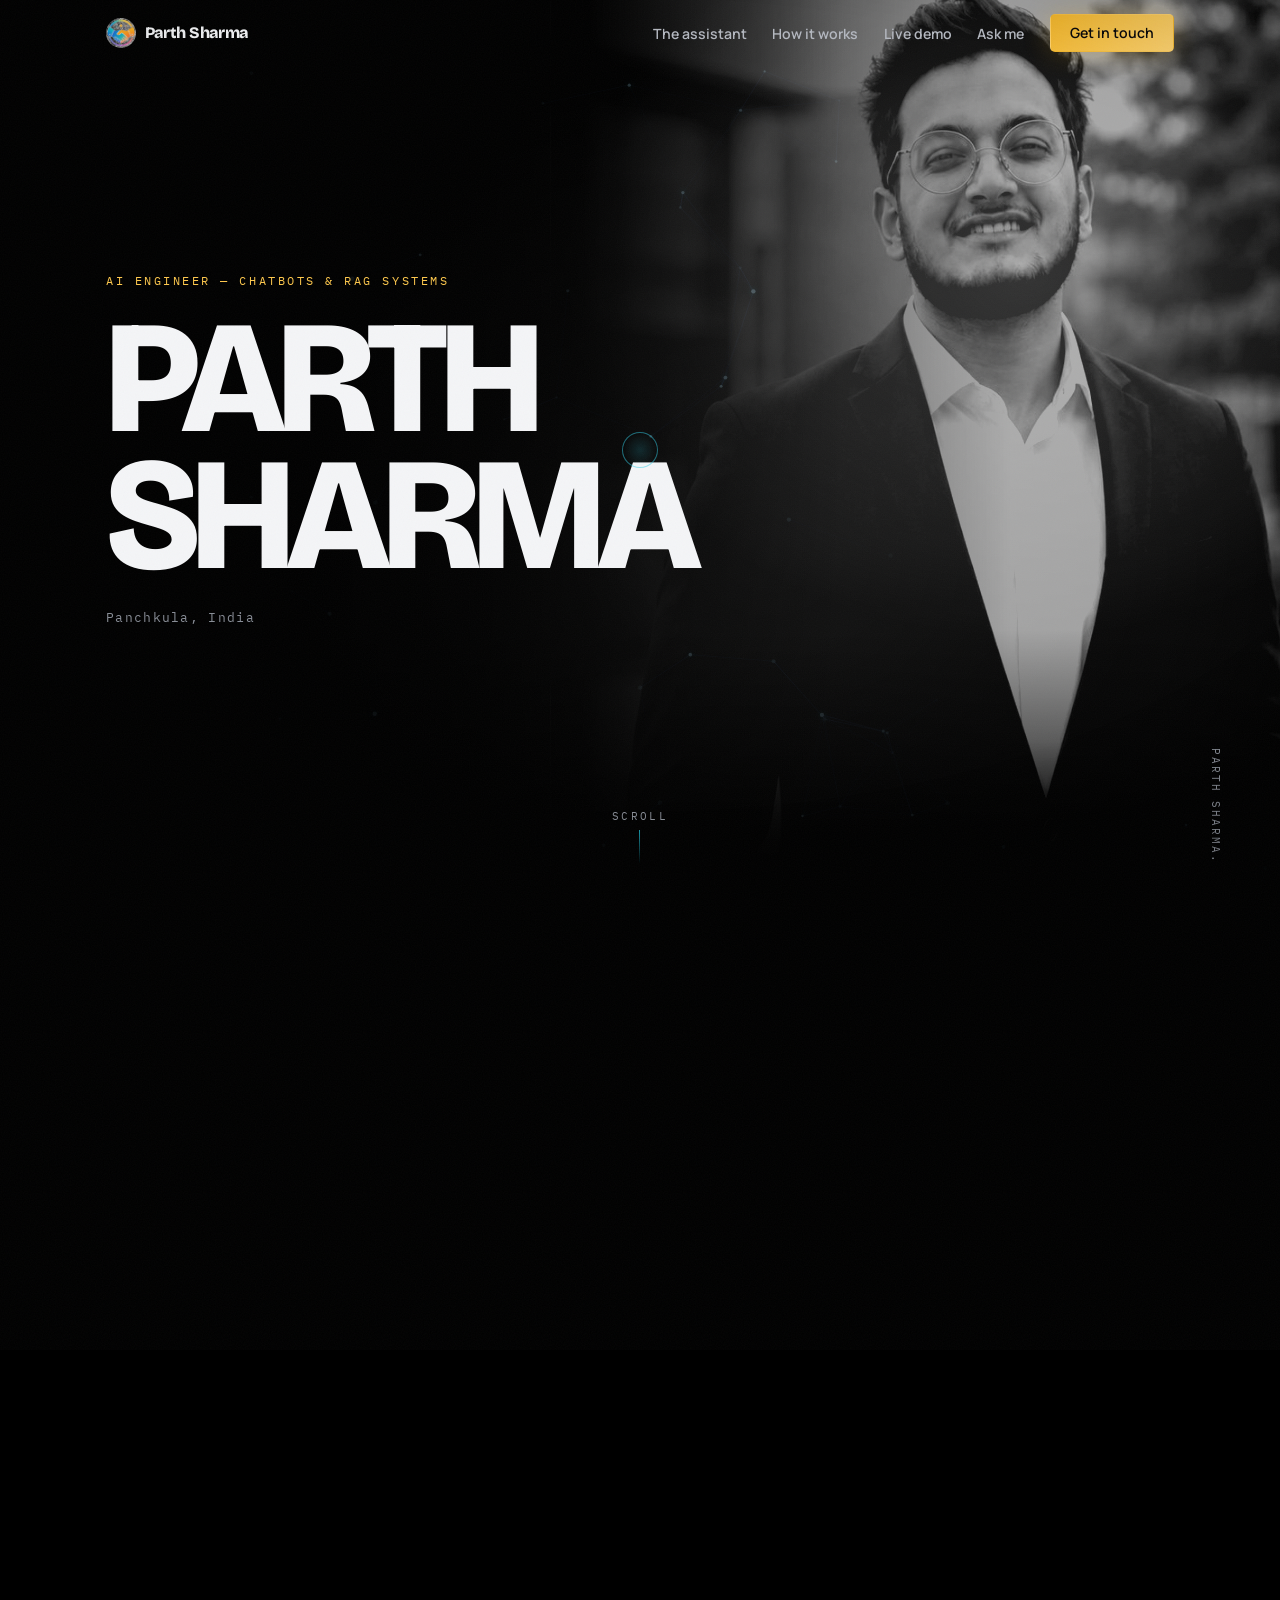
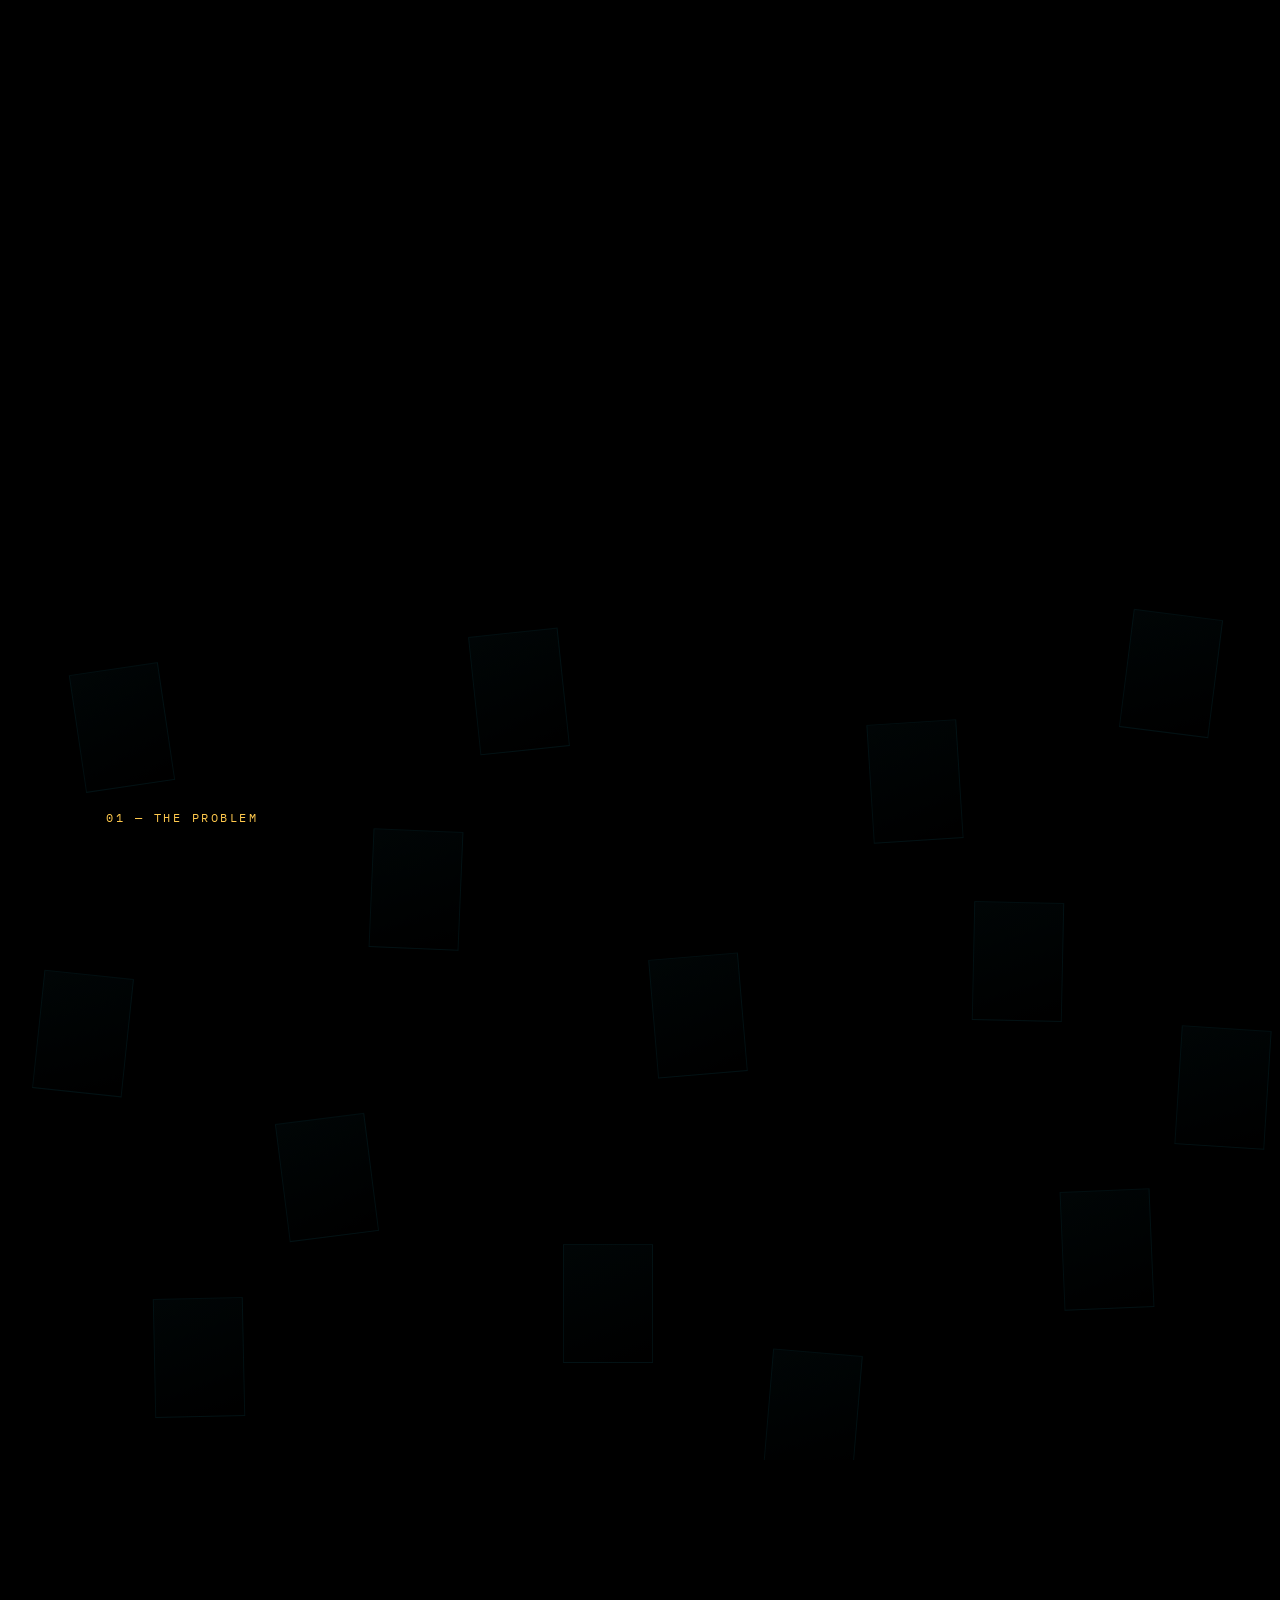
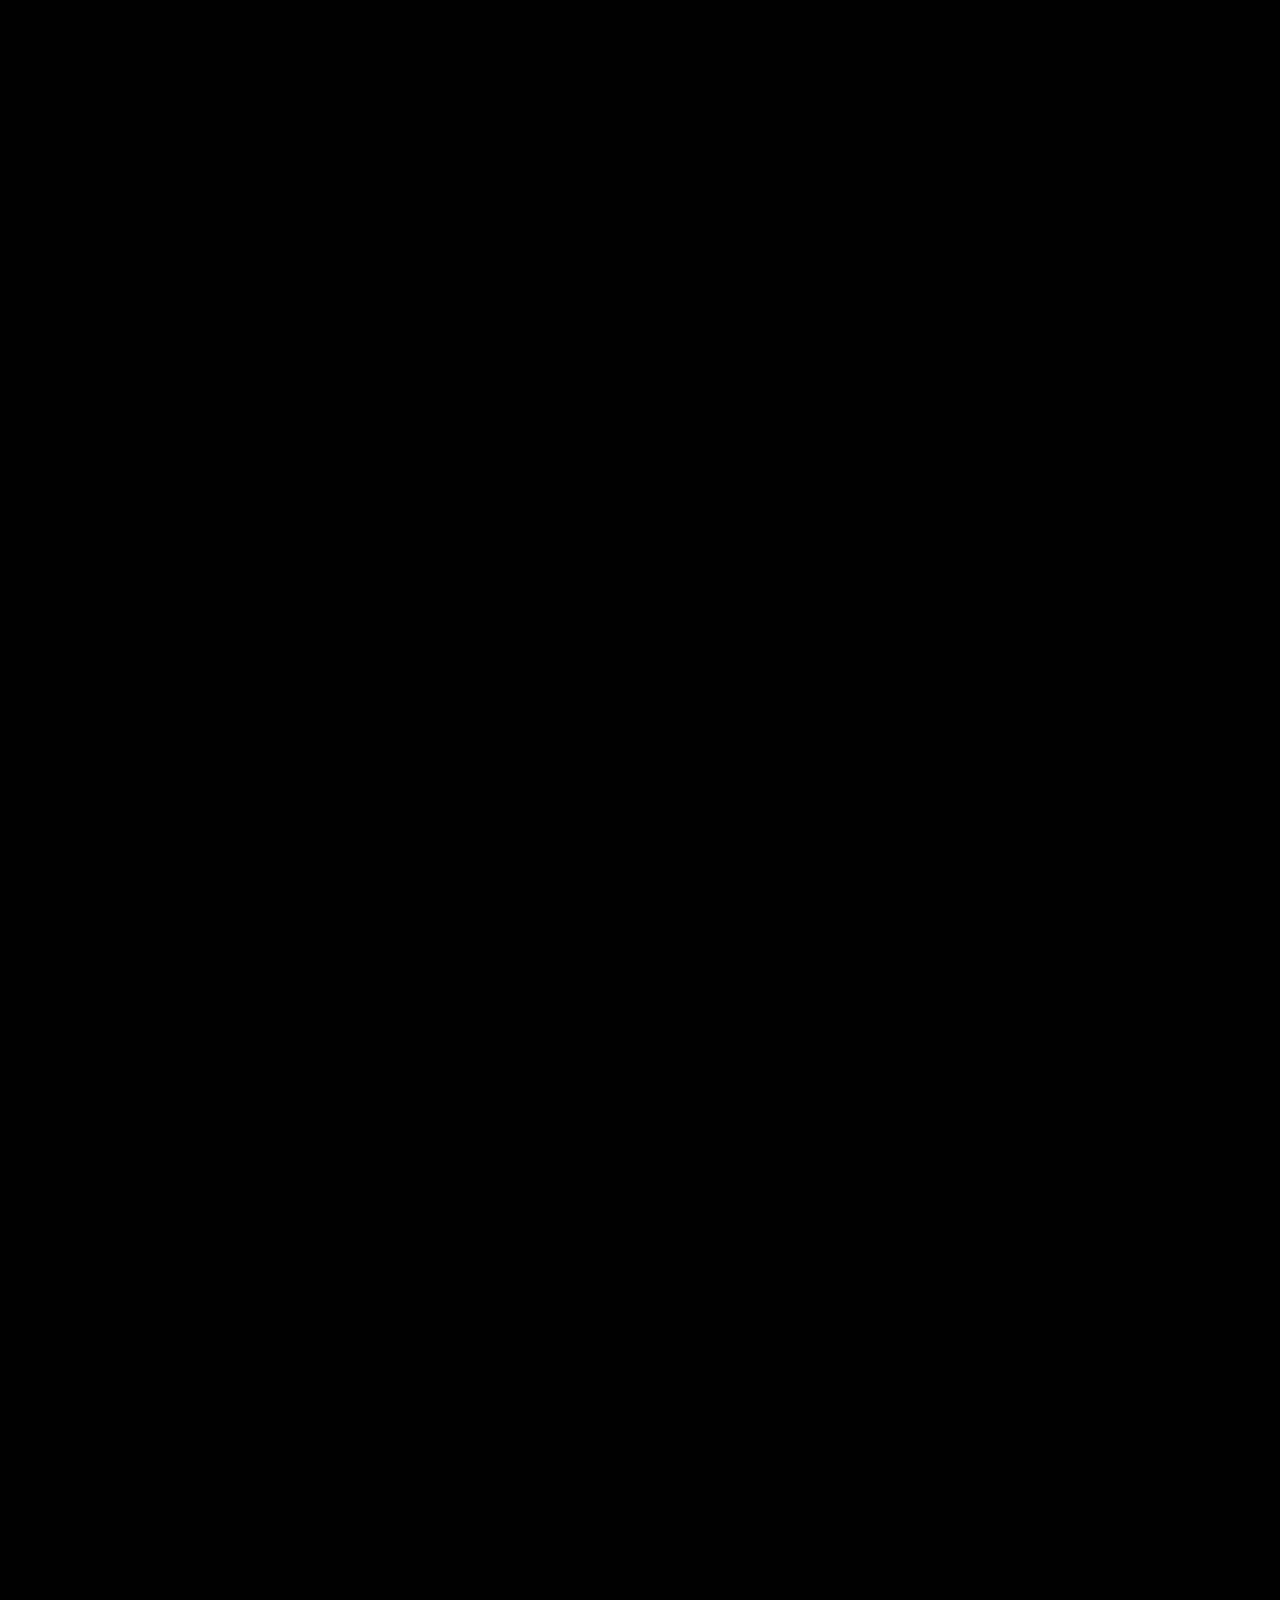
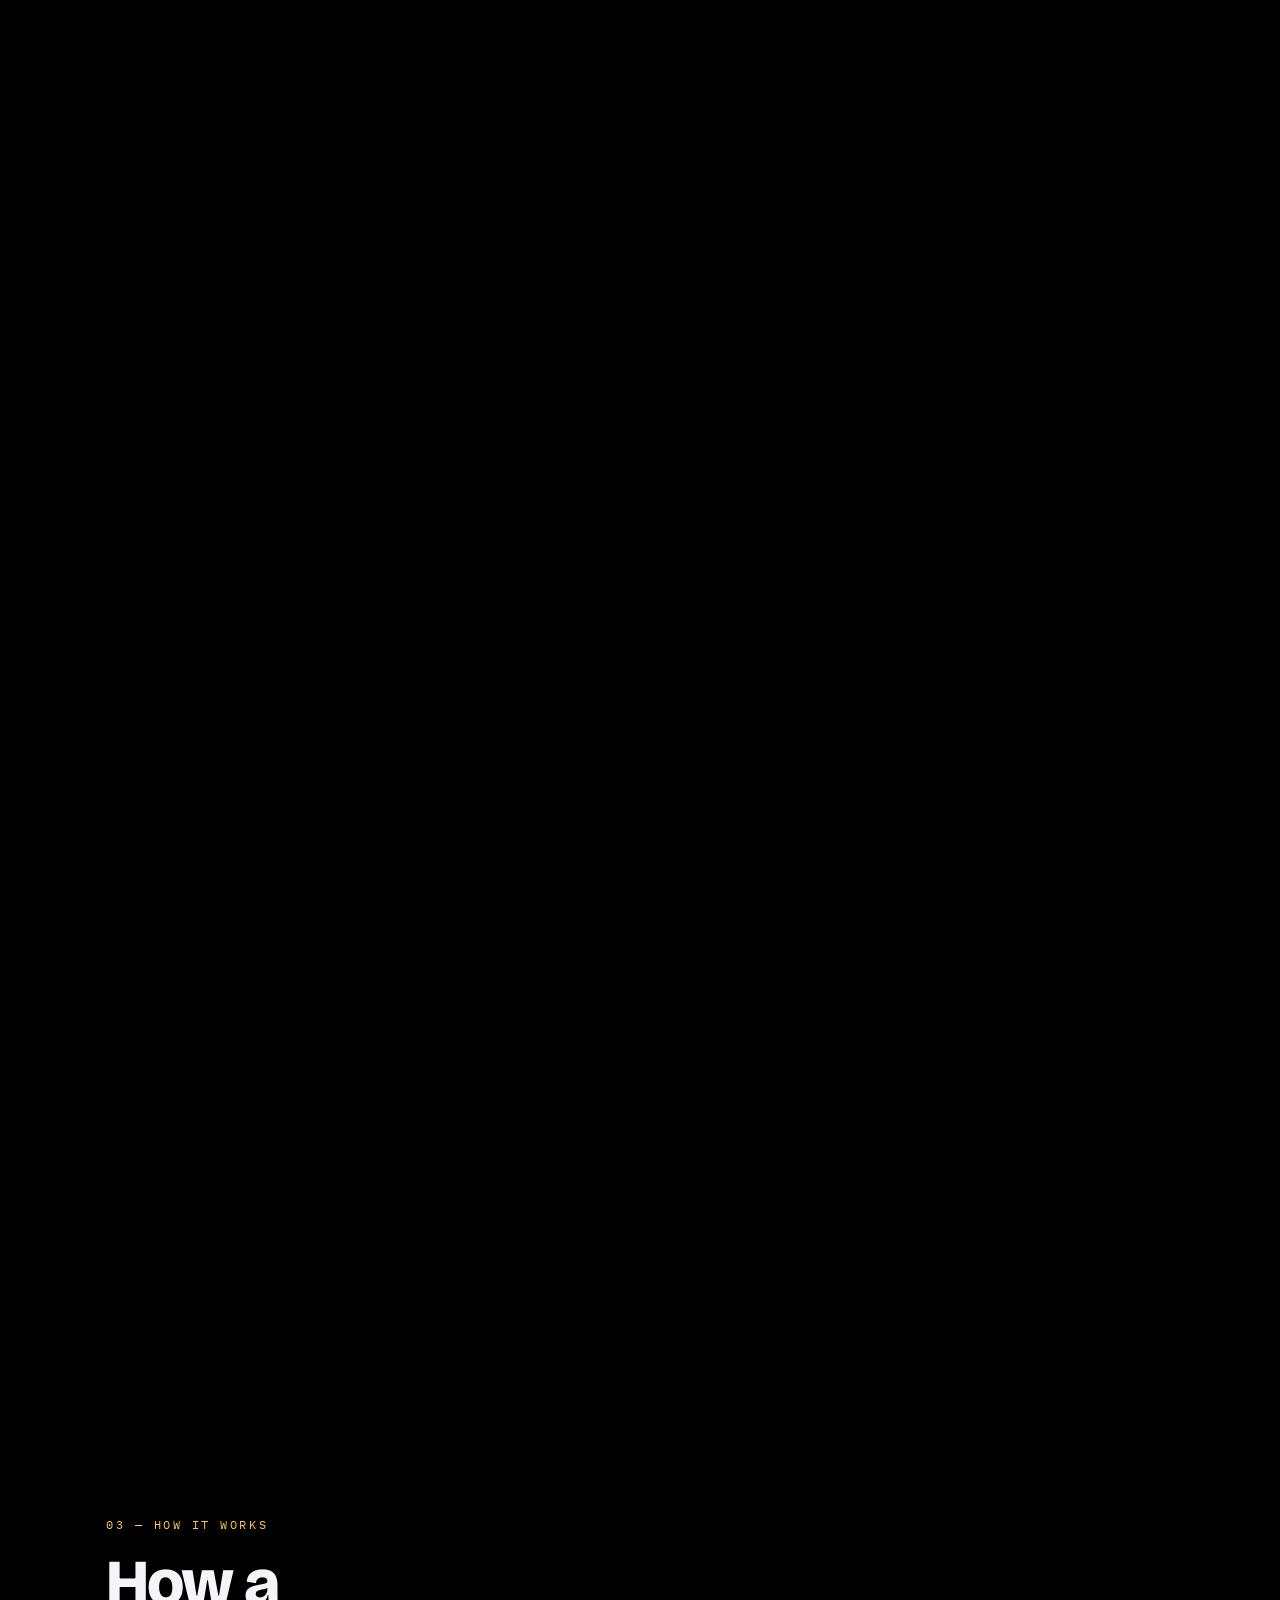
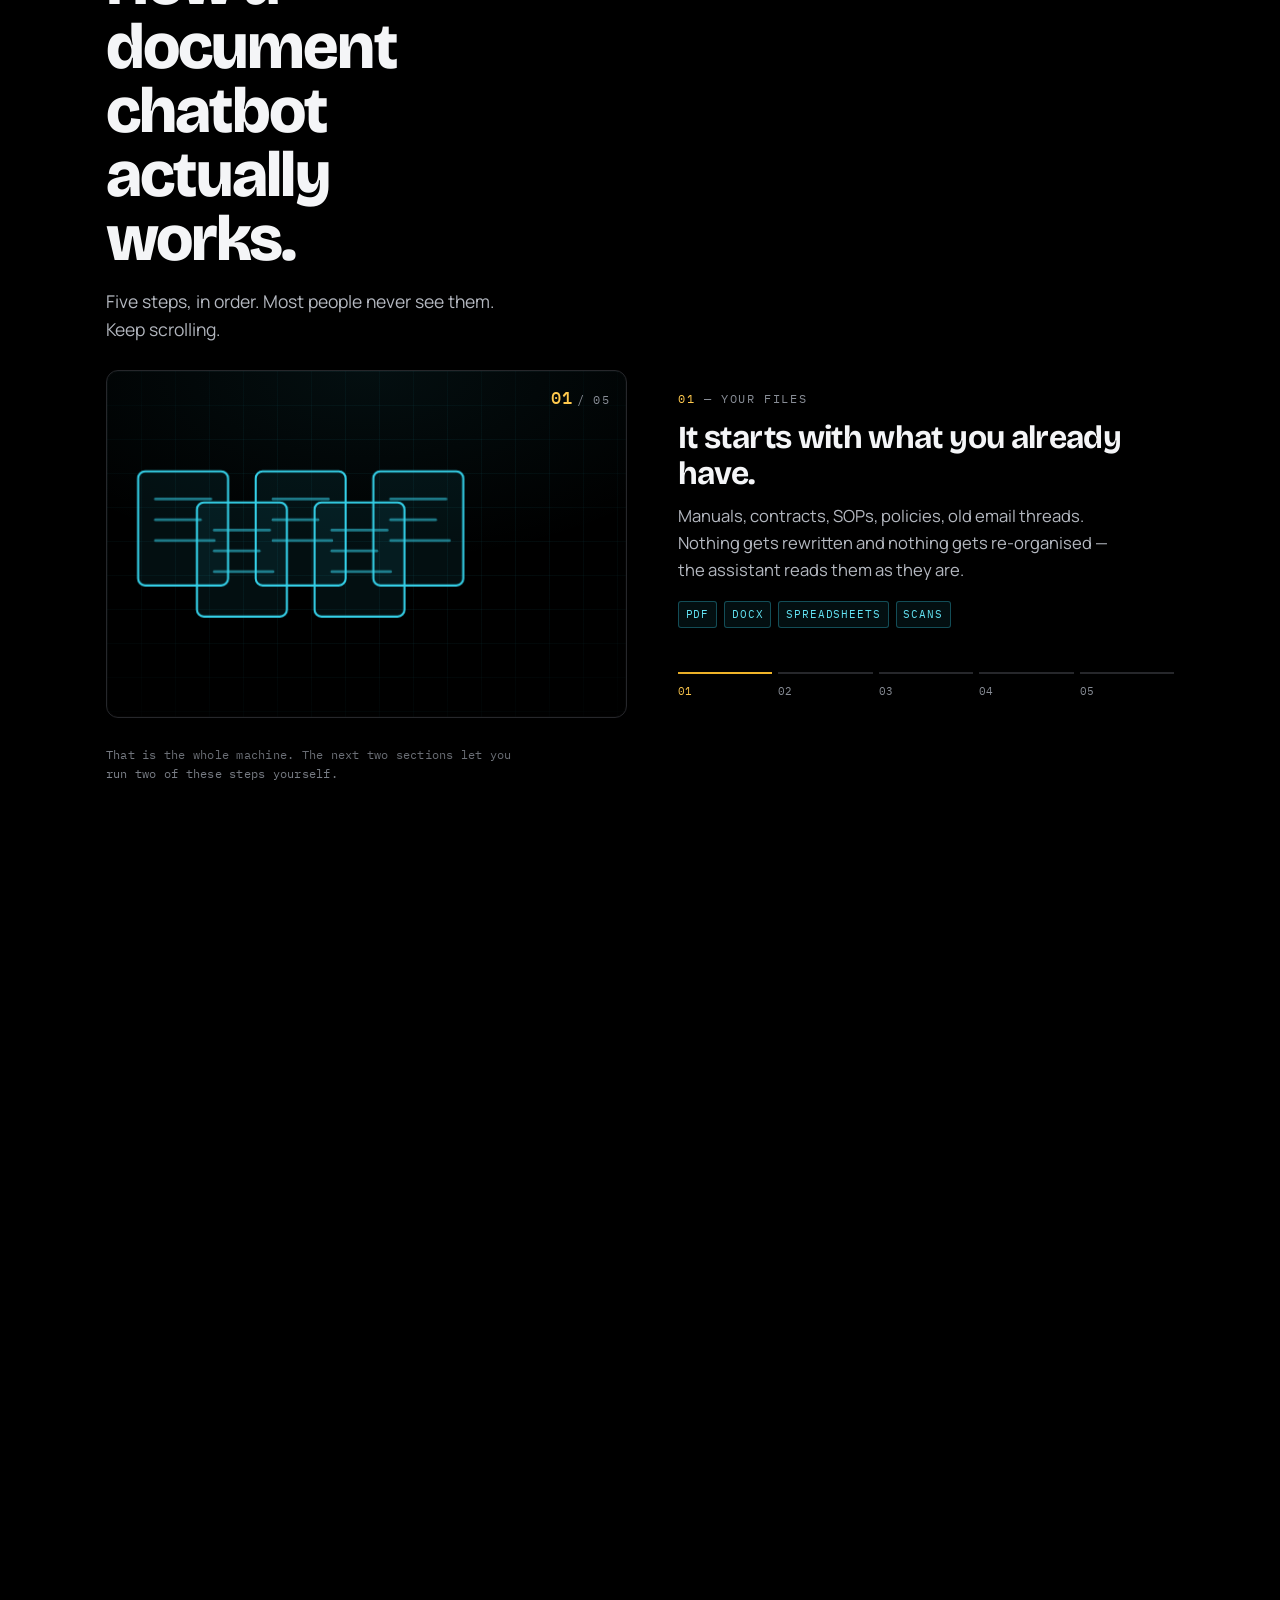
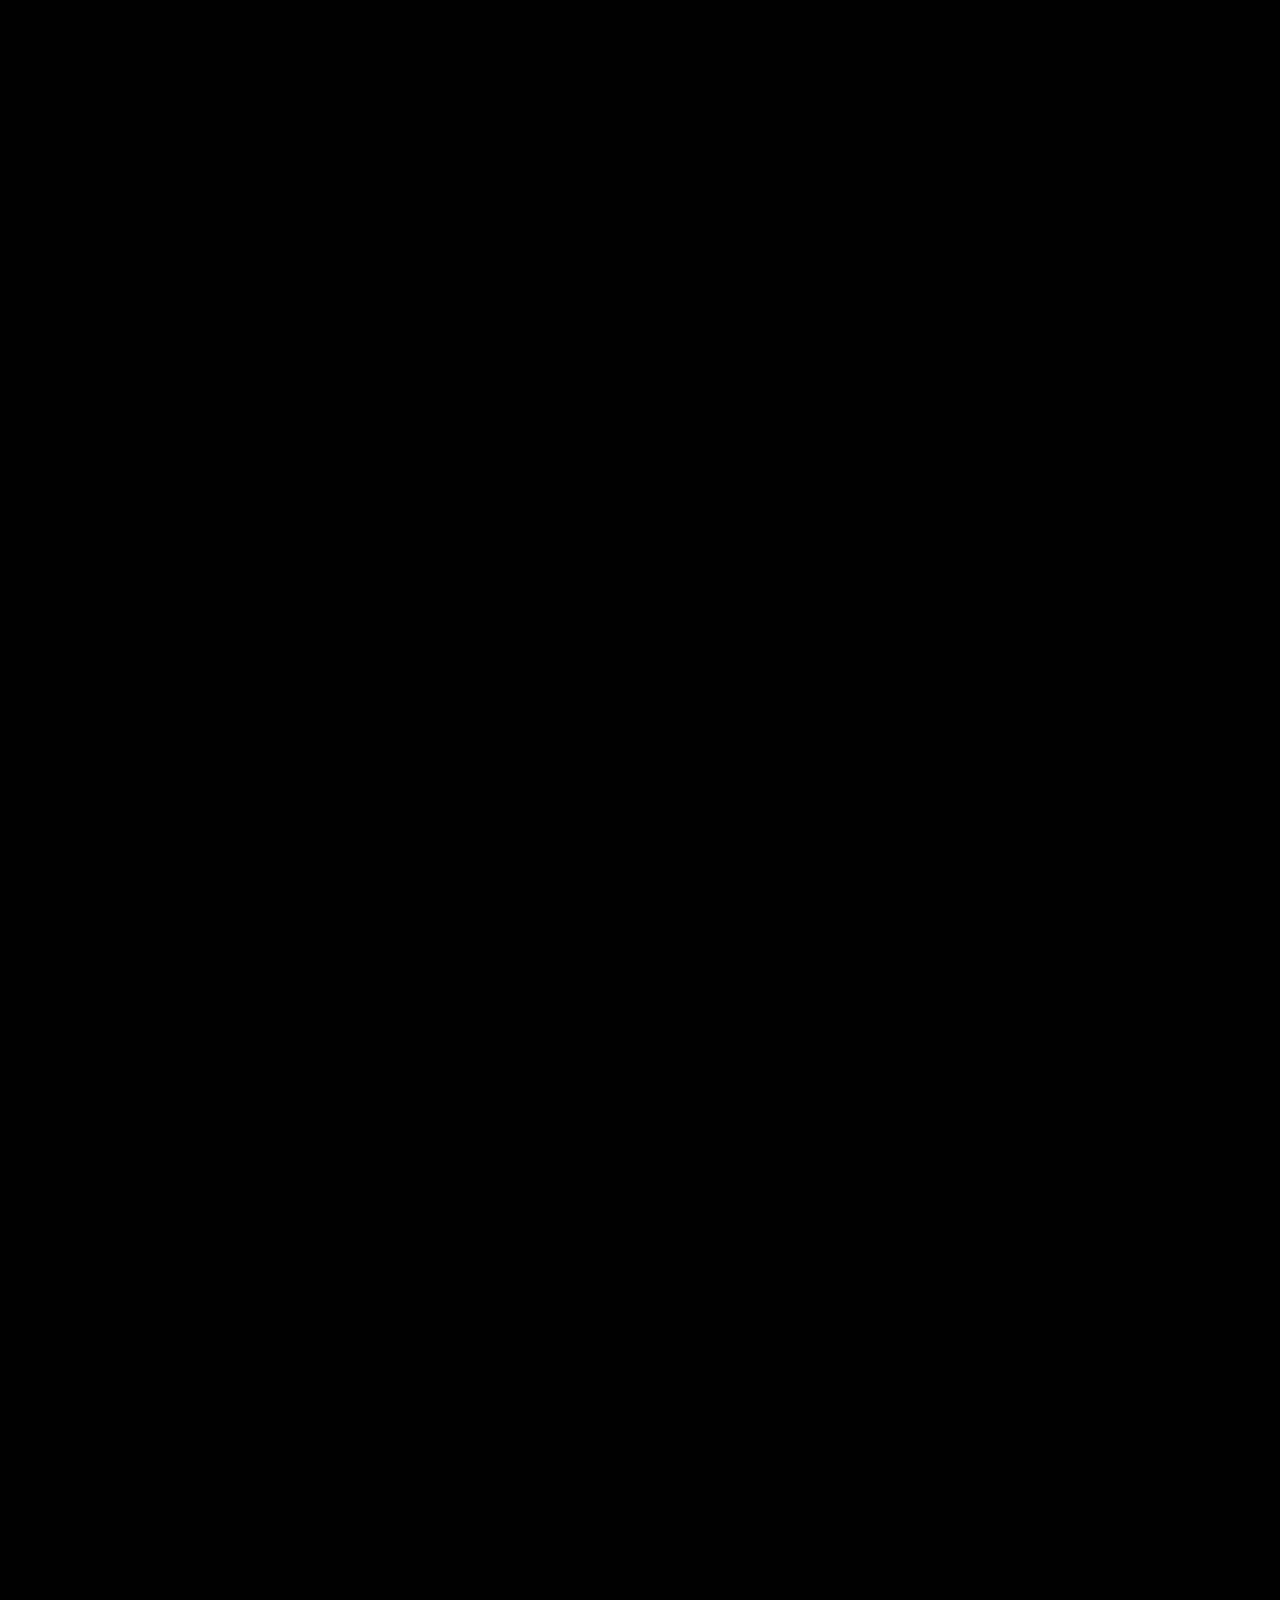
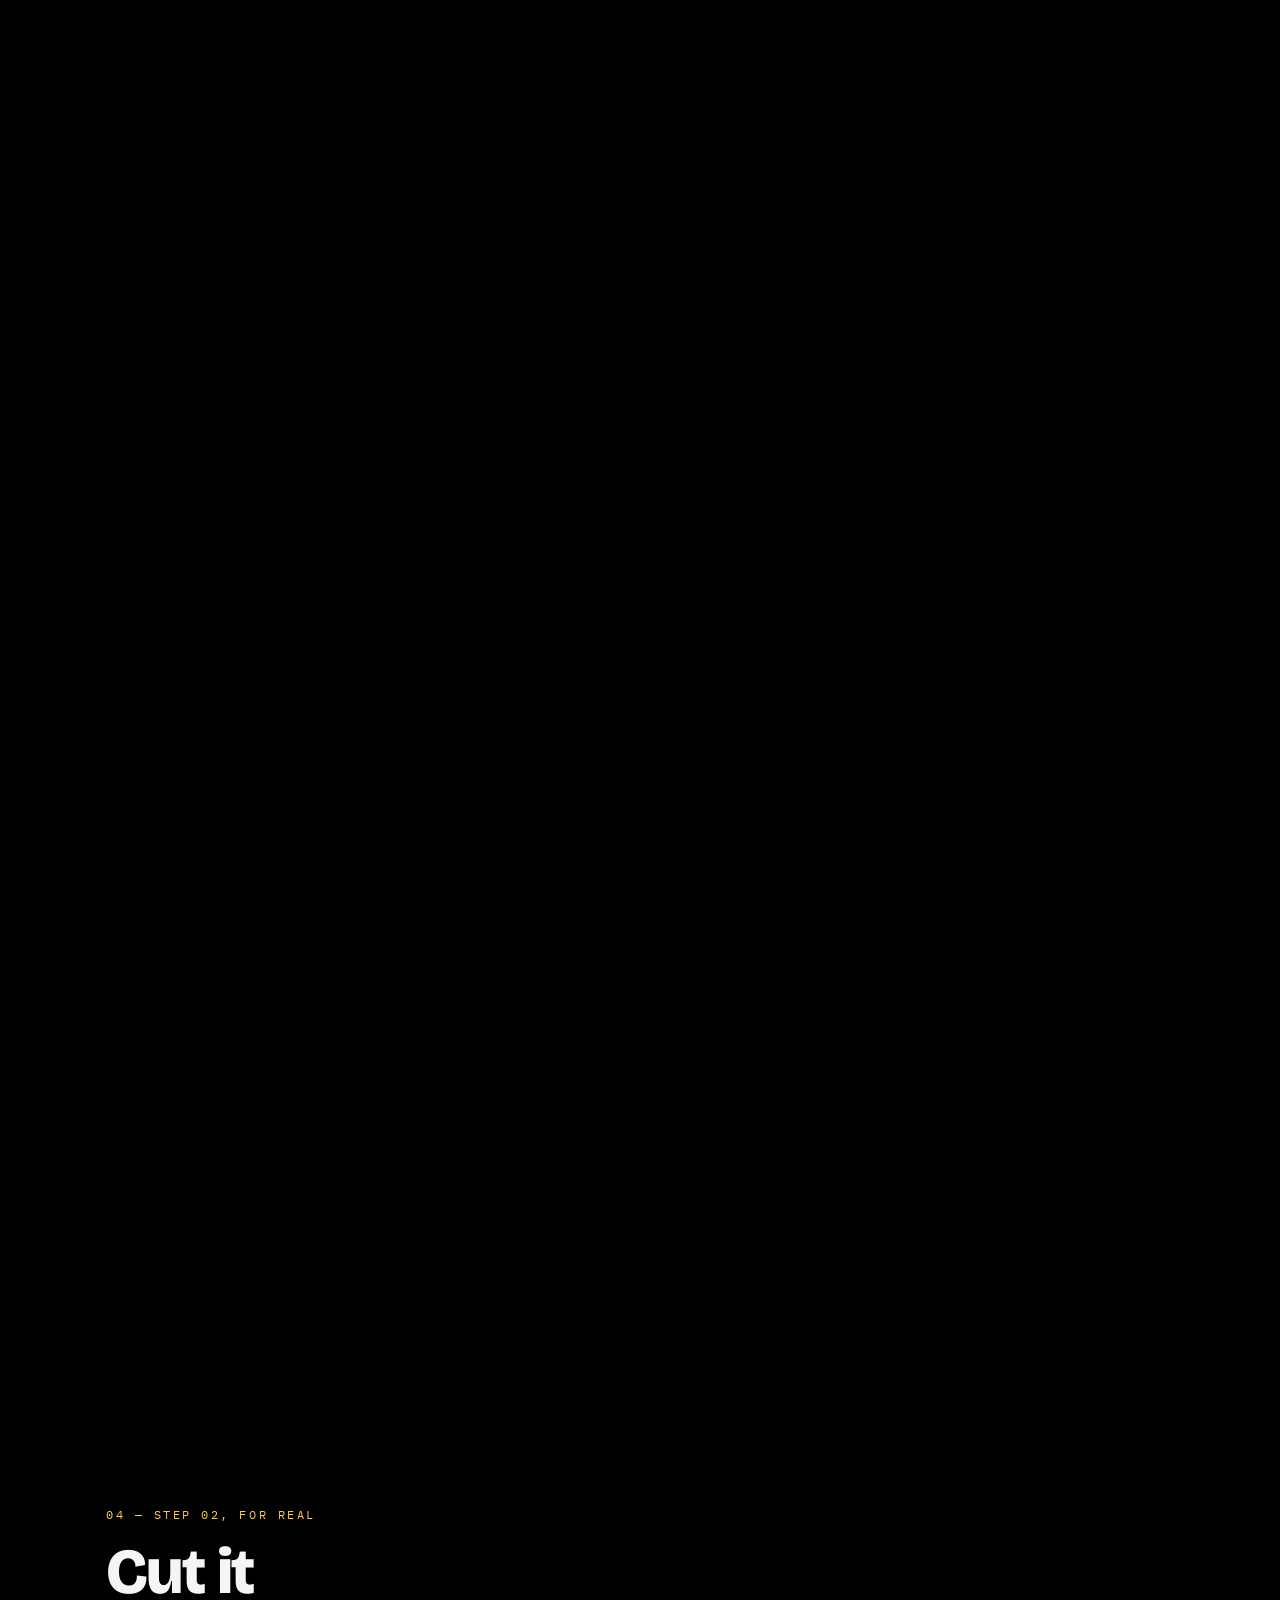
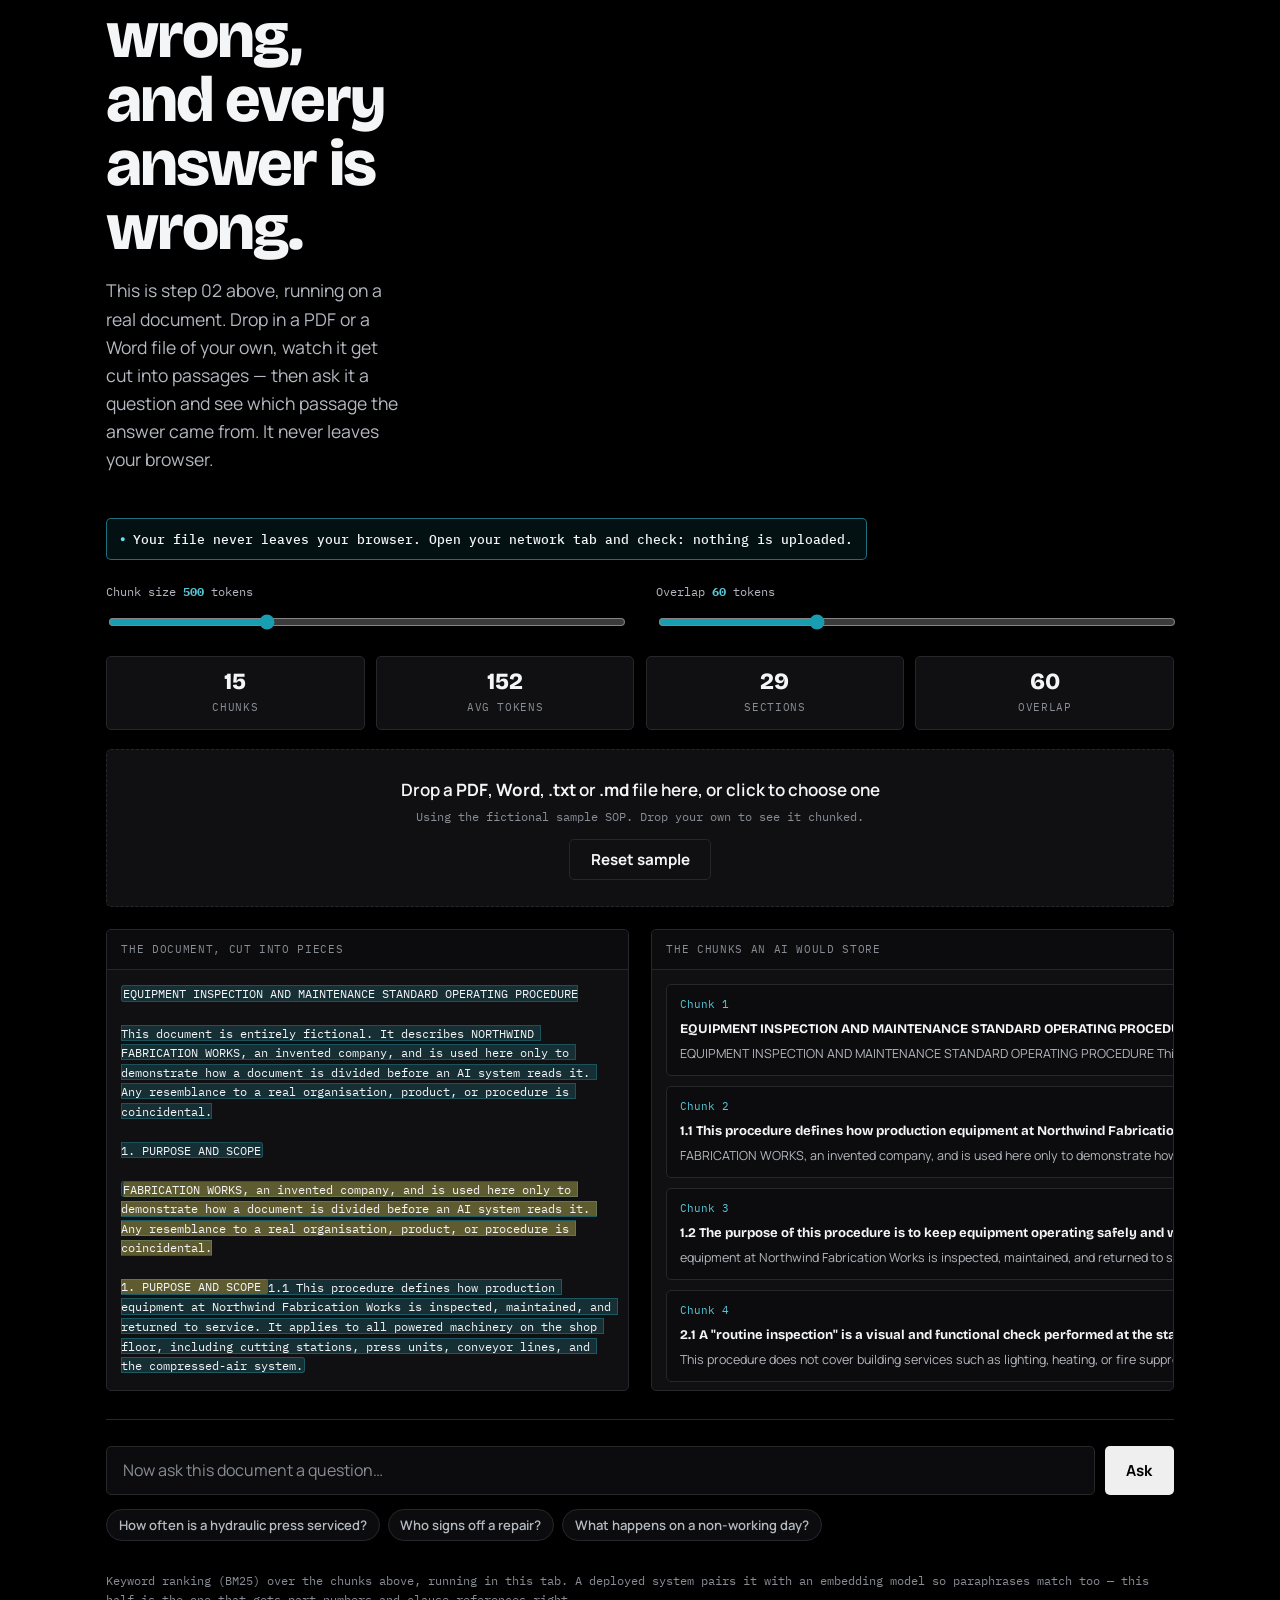
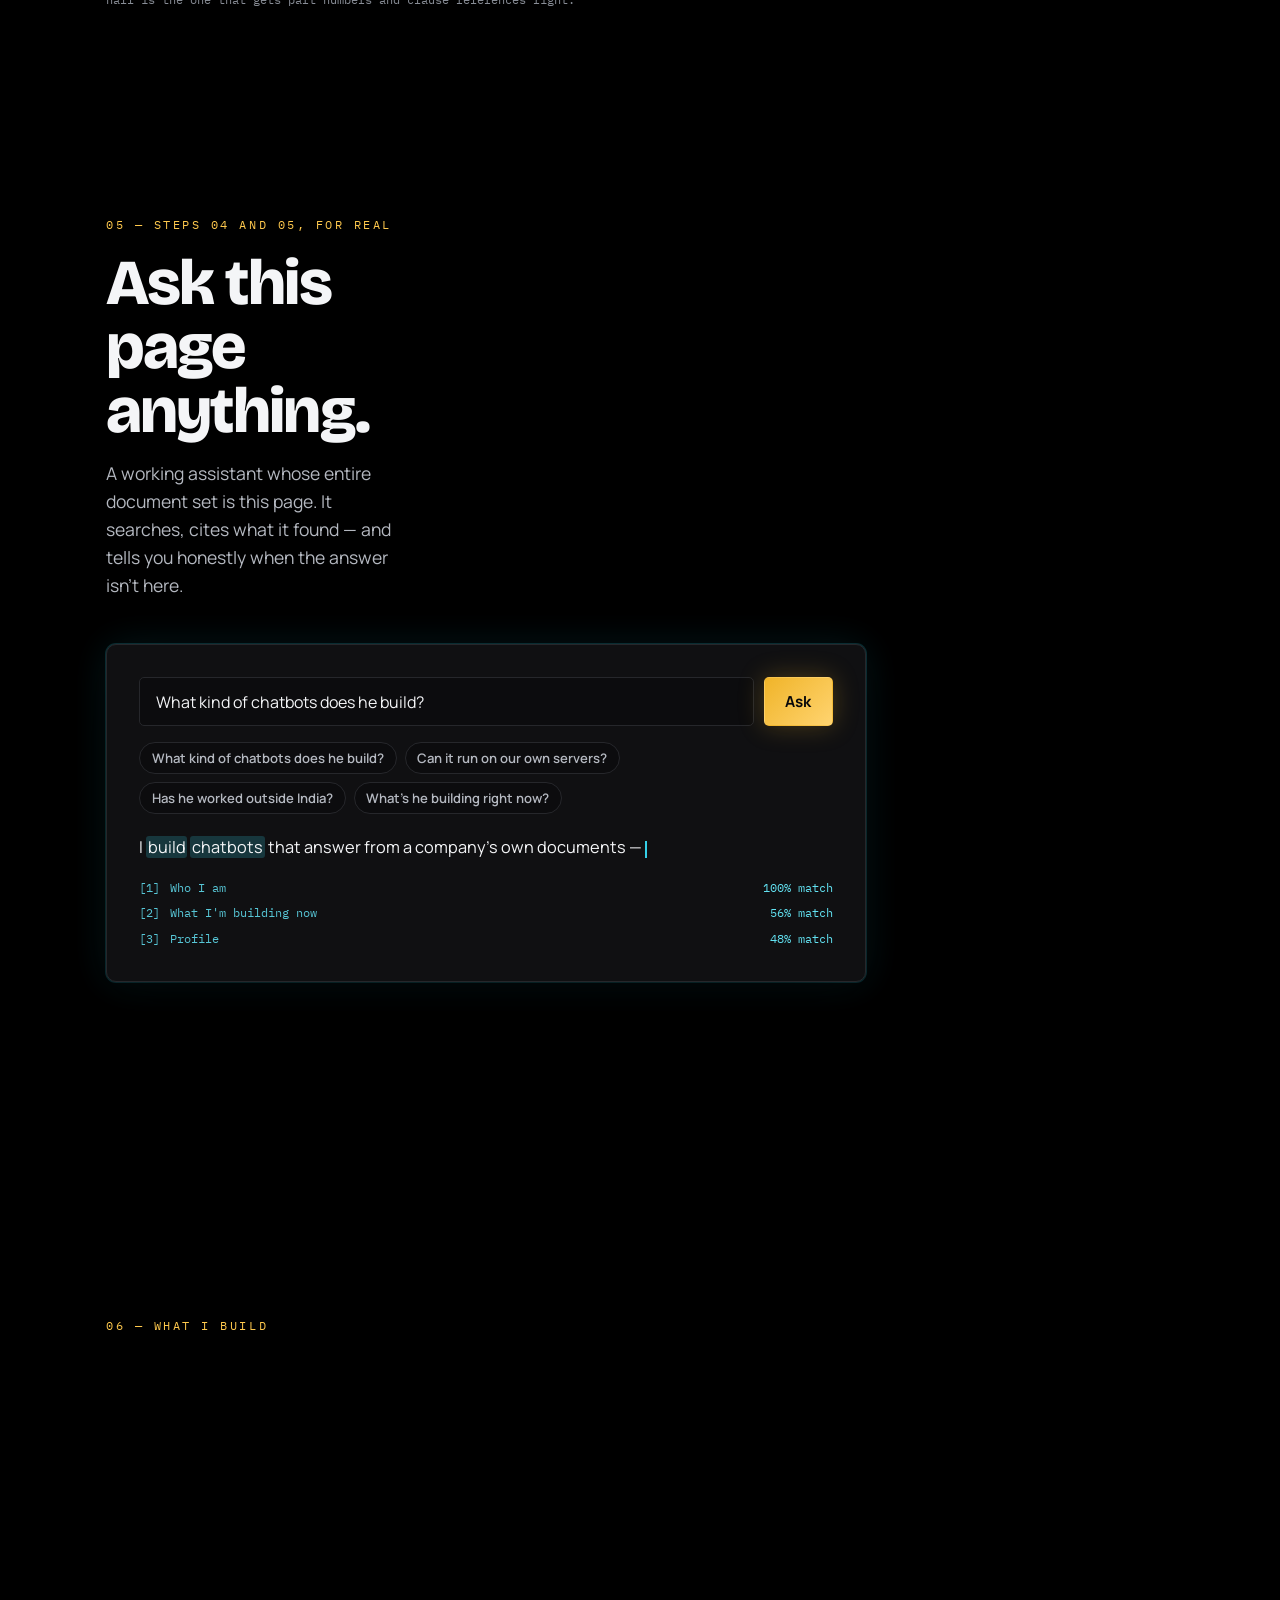
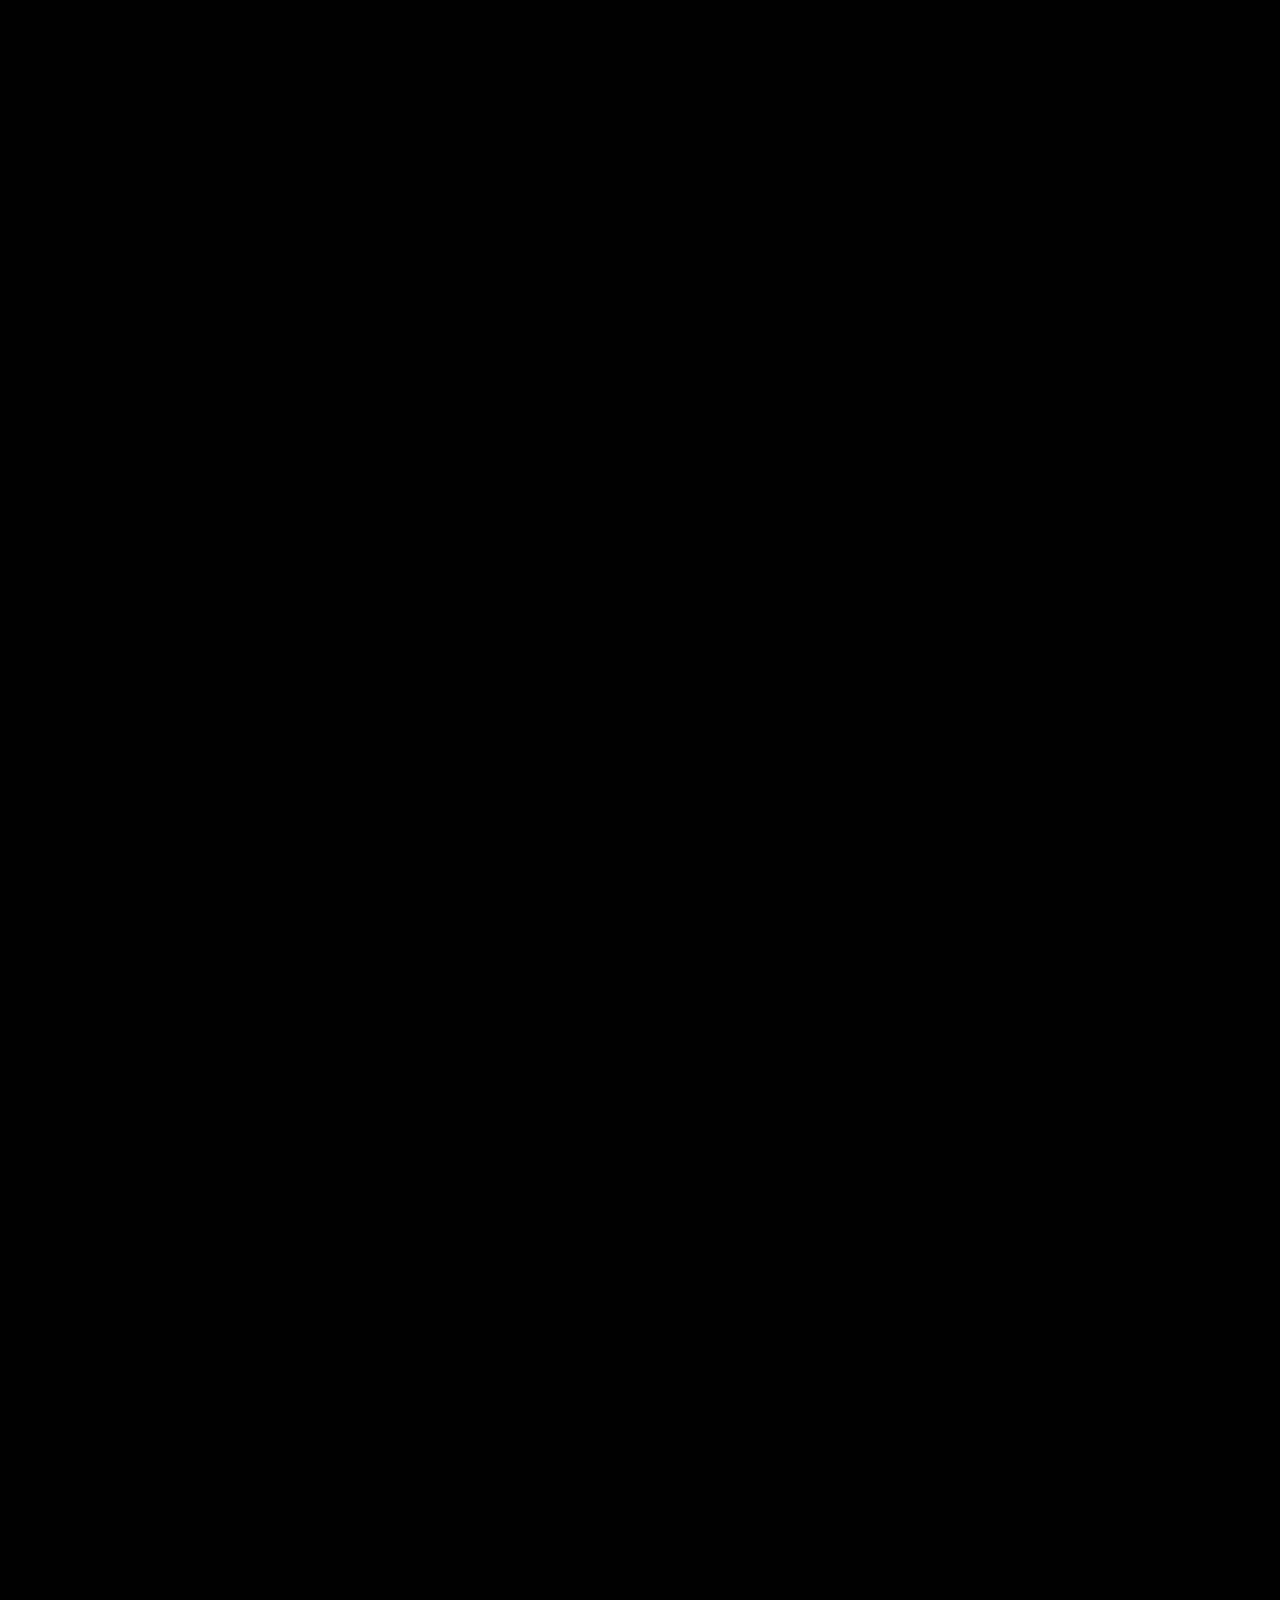
<file: index.html>
<!doctype html>
<html lang="en">
<head>
  <meta charset="utf-8" />
  <meta name="viewport" content="width=device-width, initial-scale=1" />
  <title>Parth Sharma — AI Engineer, Chatbots &amp; Document AI</title>
  <meta name="description" content="I build chatbots that answer from your own documents — and cite the file every answer came from. Document AI, internal tools and web applications, running on infrastructure you control." />

  <link rel="canonical" href="https://byparth.in/" />
  <link rel="icon" type="image/png" href="assets/favicon.png" />

  <!-- Link previews: what this page looks like when someone shares it. -->
  <meta property="og:type" content="website" />
  <meta property="og:url" content="https://byparth.in/" />
  <meta property="og:site_name" content="Parth Sharma" />
  <meta property="og:title" content="Parth Sharma — AI Engineer, Chatbots &amp; Document AI" />
  <meta property="og:description" content="I build chatbots that answer from your own documents — and cite the file every answer came from." />
  <meta property="og:image" content="https://byparth.in/assets/og-cover.jpg" />
  <meta property="og:image:width" content="1200" />
  <meta property="og:image:height" content="630" />
  <meta property="og:image:alt" content="Parth Sharma — AI Engineer, chatbots and RAG systems." />
  <meta name="twitter:card" content="summary_large_image" />
  <meta name="twitter:title" content="Parth Sharma — AI Engineer, Chatbots &amp; Document AI" />
  <meta name="twitter:description" content="I build chatbots that answer from your own documents — and cite the file every answer came from." />
  <meta name="twitter:image" content="https://byparth.in/assets/og-cover.jpg" />

  <!-- The portrait is the largest thing on the first screen, so ask for it
       early and let the browser pick the size that suits the viewport. -->
  <link rel="preload" as="image" href="assets/parth-portrait-sm.jpg"
        imagesrcset="assets/parth-portrait-sm.jpg 560w, assets/parth-portrait.jpg 880w"
        imagesizes="(max-width: 760px) 100vw, 60vw" fetchpriority="high" />

  <!-- Fonts load without holding up the first paint; the stylesheet starts as
       print-only and is promoted once it arrives. display=swap means text is
       readable in a fallback face until then. -->
  <link rel="preconnect" href="https://fonts.googleapis.com" />
  <link rel="preconnect" href="https://fonts.gstatic.com" crossorigin />
  <link rel="stylesheet" media="print" onload="this.media='all'"
        href="https://fonts.googleapis.com/css2?family=Bricolage+Grotesque:opsz,wght@12..96,700;12..96,800&family=Manrope:wght@300;400;600&family=IBM+Plex+Mono:wght@400;500&display=swap" />
  <noscript>
    <link rel="stylesheet" href="https://fonts.googleapis.com/css2?family=Bricolage+Grotesque:opsz,wght@12..96,700;12..96,800&family=Manrope:wght@300;400;600&family=IBM+Plex+Mono:wght@400;500&display=swap" />
  </noscript>

  <link rel="stylesheet" href="styles.css?v=48" />
</head>
<body>
  <!-- Film grain + vignette over the whole film -->
  <div class="grain" aria-hidden="true"></div>
  <div class="vignette" aria-hidden="true"></div>
  <div class="cursor" id="cursor" aria-hidden="true"><span></span></div>
  <div class="scroll-progress" aria-hidden="true"></div>

  <a class="skip-link" href="#main">Skip to content</a>

  <header class="nav" id="nav"></header>

  <main id="main">
    <!-- Each ACT is a tall scroll track holding a pinned, full-screen stage.
         Scroll progress (0→1) is written to --p on the act and drives the CSS. -->

    <!-- ACT 0 — TITLE CARD: the portrait -->
    <section class="act act-title" id="title" data-len="240"></section>

    <!-- ACT 1 — THE PROBLEM -->
    <section class="act act-problem" id="problem" data-len="260"></section>

    <!-- ACT 2 — THE ANSWER: live assistant -->
    <section class="act act-answer" id="answer" data-len="200"></section>

    <!-- ACT 3 — THE PIPELINE: how a document chatbot actually works.
         Long track: five chapters play out across it, Snackit-style. -->
    <section class="act act-pipeline" id="pipeline" data-len="520"></section>

    <!-- ACT 4 — THE CRAFT: document x-ray (step 02, live) -->
    <section class="act act-craft" id="craft" data-len="120"></section>

    <!-- ACT 5 — INTERROGATE ME: ask box -->
    <section class="act act-ask" id="ask" data-len="120"></section>

    <!-- ACT 6 — WHAT I BUILD -->
    <section class="act act-build" id="build" data-len="220"></section>

    <!-- ACT 7 — THE RECORD: where I've worked, education, training -->
    <section class="act act-record" id="record" data-len="120"></section>

    <!-- ACT 8 — THE INVITATION -->
    <section class="act act-end" id="contact" data-len="140"></section>
  </main>

  <footer class="footer" id="footer"></footer>

  <script src="main.js?v=48" defer></script>
  <script src="sandbox-ask.js?v=48" defer></script>
  <script src="sandbox-xray.js?v=48" defer></script>
</body>
</html>
</file>
<file: styles.css>
/* =========================================================================
   byparth.com — styles.css
   A film in eight acts. Hard light, deep shadow, true black.
   Every act is a tall scroll track with a pinned stage; --p (0→1) is written
   by main.js each frame and drives the transforms below.
   ========================================================================= */

/* -------------------------------------------------------------------------
   PALETTE — true black, lit two ways.

   The whole film is graded black. Two accents, and each one MEANS something:
     GOLD  = the human side — act numbers, emphasis, the call to action,
             the warm rim light on the portrait.
     CYAN  = the machine side — the neural net, the assistant, citations,
             code, live indicators.
   Nothing is coloured for decoration; if it glows gold a person did it,
   if it glows cyan a machine did.

   Colours are also published as RGB triplets so every rgba() below composes
   from the same source — change a hue once, the whole film regrades.
   ------------------------------------------------------------------------- */
:root {
  /* GROUND — true black, lifted in neutral steps. No blue in the grade. */
  --void:   #000000;   /* deepest black — title card ground */
  --ground: #000000;   /* page black — the same black as the title card */
  --raise:  #0C0C0E;   /* raised surfaces, inputs */
  --card:   #101012;   /* cards, the assistant */
  --line:   #26272B;   /* borders, hairlines */

  --ink:    #F4F5F7;
  --body:   #B4B8C0;
  --dim:    #888D96;

  /* Two accents, and each one MEANS something.
     GOLD = the human side. CYAN = the machine side. Nothing else. */
  --gold:   #F0B429;
  --cyan:   #35D0E8;
  --blue:   #199DB0;   /* the deeper teal — the second machine tone */

  --gold-text: #FFC94D;
  --cyan-text: #62E2F2;
  --blue-text: #57C6D6;
  --on-accent: #08080A;  /* black ink that sits on a gold or cyan fill */

  --void-rgb: 0, 0, 0;
  --gold-rgb: 240, 180, 41;
  --cyan-rgb: 53, 208, 232;
  --blue-rgb: 25, 157, 176;

  /* legacy aliases so component styles keep resolving */
  --black:  var(--void);
  --teal:   var(--cyan);
  --teal-text: var(--cyan-text);
  --amber:  var(--gold);

  --font-head: "Bricolage Grotesque", "Segoe UI", system-ui, sans-serif;
  --font-body: "Manrope", "Segoe UI", system-ui, sans-serif;
  --font-mono: "IBM Plex Mono", ui-monospace, Consolas, monospace;

  --radius: 5px;
  --maxw: 1180px;
  --gutter: clamp(20px, 5vw, 56px);
  --glow: 0 0 0 1px rgba(var(--cyan-rgb),0.20), 0 0 42px rgba(var(--cyan-rgb),0.12);
  --glow-gold: 0 0 0 1px rgba(var(--gold-rgb),0.22), 0 0 42px rgba(var(--gold-rgb),0.14);
}

*, *::before, *::after { box-sizing: border-box; }

html {
  /* JS never animates scroll here — native scroll only, so this stays smooth. */
  scroll-behavior: smooth;
  -webkit-text-size-adjust: 100%;
  scroll-padding-top: 0;
  background: var(--black);
}

body {
  margin: 0;
  background: var(--ground);
  color: var(--body);
  font-family: var(--font-body);
  font-size: 17px;
  line-height: 1.6;
  -webkit-font-smoothing: antialiased;
  overflow-x: clip;
}

img { max-width: 100%; display: block; }
a { color: var(--blue-text); text-decoration: none; transition: color 0.2s ease; }
a:hover { color: var(--teal-text); }

h1, h2, h3 {
  font-family: var(--font-head);
  color: var(--ink);
  font-weight: 800;
  letter-spacing: -0.03em;
  line-height: 1.0;
  margin: 0;
}

.wrap { width: 100%; max-width: var(--maxw); margin-inline: auto; padding-inline: var(--gutter); }
.sr-only { position: absolute; width: 1px; height: 1px; padding: 0; margin: -1px; overflow: hidden; clip: rect(0 0 0 0); white-space: nowrap; border: 0; }

:focus-visible { outline: 2px solid var(--teal); outline-offset: 3px; border-radius: 2px; }

.skip-link {
  position: absolute; left: 12px; top: -60px; z-index: 300;
  background: var(--blue); color: var(--on-accent); font-weight: 700;
  padding: 0.6em 1em; border-radius: var(--radius); transition: top 0.2s ease;
}
.skip-link:focus { top: 12px; color: var(--on-accent); }

/* ---------- kicker / shared type ---------- */
/* Act numbers are the narrator's voice — gold, the human channel. */
.kicker {
  font-family: var(--font-mono);
  font-size: 0.72rem;
  letter-spacing: 0.22em;
  text-transform: uppercase;
  color: var(--gold-text);
  margin: 0;
}

/* ---------- buttons ---------- */
.btn {
  display: inline-flex; align-items: center; gap: 0.5em;
  font-family: var(--font-body); font-weight: 700; font-size: 0.95rem; line-height: 1;
  padding: 0.8em 1.35em; border-radius: var(--radius);
  border: 1px solid transparent; cursor: pointer;
  transition: transform 0.2s ease, box-shadow 0.2s ease, filter 0.2s ease;
}
/* The call to action is a human act — gold on black. */
.btn-primary {
  background: linear-gradient(135deg, var(--gold), #FFD470);
  color: var(--on-accent);
  box-shadow: 0 0 26px rgba(var(--gold-rgb),0.26);
}
.btn-primary:hover { color: var(--on-accent); transform: translateY(-2px); filter: brightness(1.06); box-shadow: 0 0 42px rgba(var(--gold-rgb),0.45); }
.btn-ghost { background: transparent; color: var(--ink); border-color: var(--line); }
.btn-ghost:hover { border-color: var(--blue); color: var(--blue-text); }

/* =========================================================================
   FILM LAYERS — grain, vignette, cursor, progress
   ========================================================================= */
.grain {
  position: fixed; inset: -50%;
  z-index: 200; pointer-events: none;
  opacity: 0.035;
  background-image: url("data:image/svg+xml;utf8,<svg xmlns='http://www.w3.org/2000/svg' width='160' height='160'><filter id='n'><feTurbulence type='fractalNoise' baseFrequency='0.85' numOctaves='3'/></filter><rect width='160' height='160' filter='url(%23n)'/></svg>");
  animation: grain-shift 0.7s steps(4) infinite;
}
@keyframes grain-shift {
  0%   { transform: translate(0, 0); }
  25%  { transform: translate(-3%, 2%); }
  50%  { transform: translate(2%, -3%); }
  75%  { transform: translate(-2%, -2%); }
  100% { transform: translate(3%, 1%); }
}
.vignette {
  position: fixed; inset: 0; z-index: 199; pointer-events: none;
  background: radial-gradient(130% 100% at 50% 45%, transparent 45%, rgba(var(--void-rgb),0.55) 100%);
}
.cursor {
  position: fixed; top: 0; left: 0; z-index: 250; pointer-events: none;
  width: 0; height: 0; display: none;
}
.has-cursor .cursor { display: block; }
.cursor span {
  position: absolute; left: -18px; top: -18px;
  width: 36px; height: 36px; border-radius: 50%;
  border: 1px solid rgba(var(--cyan-rgb),0.5);
  background: radial-gradient(circle, rgba(var(--cyan-rgb),0.16), transparent 70%);
  transition: width 0.22s ease, height 0.22s ease, left 0.22s ease, top 0.22s ease, border-color 0.22s ease, background 0.22s ease;
}
.cursor.hot span {
  left: -30px; top: -30px; width: 60px; height: 60px;
  border-color: var(--teal);
  background: radial-gradient(circle, rgba(var(--cyan-rgb),0.22), transparent 70%);
}
.scroll-progress {
  position: fixed; top: 0; left: 0; height: 2px; width: 100%;
  transform-origin: 0 50%; transform: scaleX(0); z-index: 210;
  background: linear-gradient(90deg, var(--blue), var(--teal));
}
@supports (animation-timeline: scroll()) {
  .scroll-progress { animation: grow linear; animation-timeline: scroll(root); }
  @keyframes grow { to { transform: scaleX(1); } }
}

/* =========================================================================
   NAV
   ========================================================================= */
.nav {
  position: fixed; top: 0; left: 0; right: 0; z-index: 150;
  transition: background 0.4s ease, border-color 0.4s ease, backdrop-filter 0.4s ease;
  border-bottom: 1px solid transparent;
}
.nav.scrolled {
  background: rgba(var(--void-rgb), 0.72);
  backdrop-filter: saturate(150%) blur(12px);
  -webkit-backdrop-filter: saturate(150%) blur(12px);
  border-bottom-color: var(--line);
}
.nav-inner {
  display: flex; align-items: center; justify-content: space-between; gap: 1rem;
  height: 66px; max-width: var(--maxw); margin-inline: auto; padding-inline: var(--gutter);
}
.brand {
  display: inline-flex; align-items: center; gap: 0.55em;
  font-family: var(--font-head); font-weight: 800; color: var(--ink);
  letter-spacing: -0.02em; font-size: 1rem;
}
.brand img { width: 30px; height: 30px; border-radius: 50%; }
.brand:hover { color: var(--ink); }
.nav-links { display: flex; align-items: center; gap: clamp(0.8rem, 2vw, 1.8rem); list-style: none; margin: 0; padding: 0; }
.nav-links a { font-size: 0.88rem; font-weight: 600; color: var(--body); }
.nav-links a:hover { color: var(--ink); }
.nav-links a.btn-primary, .nav-links a.btn-primary:hover { color: var(--on-accent); }
.nav-toggle { display: none; background: none; border: 1px solid var(--line); border-radius: var(--radius); padding: 0.4em 0.5em; color: var(--ink); cursor: pointer; }

@media (max-width: 860px) {
  .nav-toggle { display: inline-flex; }
  .nav-links {
    position: absolute; top: 66px; left: 0; right: 0;
    flex-direction: column; align-items: flex-start; gap: 0.2rem;
    background: rgba(var(--void-rgb),0.97); border-bottom: 1px solid var(--line);
    padding: 0.75rem var(--gutter) 1.25rem;
    max-height: 0; overflow: hidden; visibility: hidden;
    transition: max-height 0.3s ease, visibility 0.3s ease;
  }
  .nav-links.open { max-height: 340px; visibility: visible; }
  .nav-links a { padding: 0.55em 0; }
}

/* =========================================================================
   ACT / PIN MECHANICS
   ========================================================================= */
.act { position: relative; }
.pin {
  position: sticky; top: 0;
  height: 100vh;   /* fallback */
  height: 100svh;
  overflow: hidden;
  display: flex; align-items: center;
}
/* Interactive acts can be taller than the screen — let them breathe. */
.pin-loose {
  position: relative;
  height: auto;
  min-height: 100vh;
  min-height: 100svh;
  padding-block: clamp(96px, 14vh, 150px) clamp(56px, 9vh, 100px);
  overflow: visible;
}

.act-head { max-width: 30ch; margin-bottom: clamp(30px, 5vh, 54px); }
.stage-line {
  font-size: clamp(2.1rem, 5.6vw, 4rem);
  margin: 0.25em 0 0;
}
.stage-note { margin: 1rem 0 0; color: var(--body); max-width: 52ch; font-size: clamp(0.98rem, 1.4vw, 1.1rem); }

/* =========================================================================
   ACT 0 — THE PORTRAIT
   Hard key light, crushed shadow, cold tone. Pushes in as you scroll.
   ========================================================================= */
.act-title .pin { background: var(--black); }
.net { position: absolute; inset: 0; z-index: 1; opacity: 0.55; pointer-events: none; }

.portrait {
  position: absolute; inset: 0; z-index: 2;
  overflow: hidden;
}
.portrait img {
  position: absolute;
  right: clamp(-90px, -4vw, 0px);
  bottom: 0;
  height: min(104svh, 1100px);
  width: auto;
  object-fit: cover;
  /* the drama: crush to near-monochrome, hard contrast, cold */
  filter: grayscale(1) contrast(1.5) brightness(0.62);
  mix-blend-mode: luminosity;
  transform-origin: 70% 100%;
  /* slow push-in across the act */
  transform: scale(calc(1.06 + var(--p, 0) * 0.1)) translateY(calc(var(--p, 0) * -2.5svh));
  /* the light falls off to the left, so the type has black to sit on */
  -webkit-mask-image:
    linear-gradient(90deg, transparent 4%, rgba(0,0,0,0.35) 26%, #000 58%),
    linear-gradient(0deg, transparent 1%, #000 16%);
  mask-image:
    linear-gradient(90deg, transparent 4%, rgba(0,0,0,0.35) 26%, #000 58%),
    linear-gradient(0deg, transparent 1%, #000 16%);
  -webkit-mask-composite: source-in;
  mask-composite: intersect;
}
/* True black-and-white. The light is shaped with neutral white only — no gold,
   no teal — so the portrait reads as a lit monochrome photograph, not a tinted
   one. Key from the upper right, soft fill through the middle. */
.portrait-tone {
  position: absolute; inset: 0;
  background:
    radial-gradient(58% 66% at 80% 30%, rgba(255,255,255,0.20), transparent 62%),
    radial-gradient(76% 84% at 60% 62%, rgba(255,255,255,0.09), transparent 70%);
  mix-blend-mode: screen;
  opacity: 0.9;
}
/* the deep shadow the light throws */
.portrait-shadow {
  position: absolute; inset: 0;
  background:
    linear-gradient(90deg, var(--black) 12%, rgba(var(--void-rgb),0.72) 38%, transparent 66%),
    linear-gradient(0deg, var(--black) 2%, transparent 30%);
}

.title-copy {
  position: relative; z-index: 3;
  width: 100%; max-width: var(--maxw);
  margin-inline: auto; padding-inline: var(--gutter);
  /* the copy lifts and fades as the act plays out */
  transform: translateY(calc(var(--p, 0) * -5svh));
  opacity: calc(1 - var(--p, 0) * 0.85);
}
.title-name {
  font-size: clamp(3.2rem, 13vw, 10rem);
  line-height: 0.86;
  letter-spacing: -0.05em;
  margin: 0.12em 0 0;
  text-transform: uppercase;
}
/* each word wipes up from behind a mask */
.title-name .w { display: block; overflow: hidden; }
.title-name .w > span {
  display: block;
  transform: translateY(102%);
  animation: word-up 1.05s cubic-bezier(0.16, 1, 0.3, 1) forwards;
}
.title-name .w:nth-child(1) > span { animation-delay: 0.15s; }
.title-name .w:nth-child(2) > span { animation-delay: 0.28s; }
@keyframes word-up { to { transform: translateY(0); } }

.act-title .kicker { animation: fade-up 0.9s 0.05s cubic-bezier(0.16,1,0.3,1) both; }
.title-place {
  font-family: var(--font-mono); font-size: 0.82rem; color: var(--dim);
  letter-spacing: 0.1em; margin: 1.4rem 0 0;
  animation: fade-up 0.9s 0.5s cubic-bezier(0.16,1,0.3,1) both;
}
@keyframes fade-up { from { opacity: 0; transform: translateY(18px); } to { opacity: 1; transform: none; } }

.portrait-credit {
  position: absolute; right: var(--gutter); bottom: clamp(20px, 4vh, 40px); z-index: 3;
  font-family: var(--font-mono); font-size: 0.66rem; letter-spacing: 0.18em;
  text-transform: uppercase; color: var(--dim);
  writing-mode: vertical-rl;
  opacity: calc(1 - var(--p, 0) * 1.4);
}

.cue {
  position: absolute; left: 50%; bottom: clamp(18px, 4vh, 38px); z-index: 3;
  transform: translateX(-50%);
  display: inline-flex; flex-direction: column; align-items: center; gap: 0.5em;
  font-family: var(--font-mono); font-size: 0.66rem; letter-spacing: 0.22em;
  text-transform: uppercase; color: var(--dim);
  opacity: calc(1 - var(--p, 0) * 2.4);
}
.cue i { display: block; width: 1px; height: 34px; background: linear-gradient(180deg, var(--blue), transparent); animation: cue-run 1.9s ease-in-out infinite; }
@keyframes cue-run { 0%,100% { transform: scaleY(0.4); opacity: 0.5; transform-origin: top; } 50% { transform: scaleY(1); opacity: 1; transform-origin: top; } }

@media (max-width: 860px) {
  .portrait img {
    right: 50%; transform: translateX(50%) scale(calc(1.02 + var(--p,0) * 0.08));
    height: 82svh; opacity: 0.5;
    -webkit-mask-image: linear-gradient(0deg, transparent 2%, #000 30%);
    mask-image: linear-gradient(0deg, transparent 2%, #000 30%);
  }
  .portrait-shadow { background: linear-gradient(0deg, var(--black) 12%, rgba(var(--void-rgb),0.55) 50%, rgba(var(--void-rgb),0.75) 100%); }
  .portrait-credit { display: none; }
}

/* =========================================================================
   ACT 1 — THE PROBLEM. Sheets drift; lines land one at a time.
   ========================================================================= */
.act-problem .pin { background: linear-gradient(180deg, var(--black), var(--ground)); }
.paper { position: absolute; inset: 0; z-index: 1; pointer-events: none; overflow: hidden; }
.sheet {
  position: absolute;
  width: clamp(52px, 7vw, 96px);
  aspect-ratio: 3 / 4;
  border: 1px solid rgba(var(--blue-rgb),0.18);
  background: linear-gradient(160deg, rgba(var(--blue-rgb),0.07), transparent);
  left: calc(var(--x) * 1%);
  top: calc(var(--y) * 1%);
  /* the pile scatters and drifts up as the act plays */
  transform:
    translateY(calc(var(--p, 0) * -34svh))
    translateX(calc(var(--drift) * var(--p, 0) * 1.6vw))
    rotate(calc(var(--drift) * 4deg * (0.3 + var(--p, 0))));
  opacity: calc(0.5 - var(--p, 0) * 0.42);
}
.act-problem .wrap { position: relative; z-index: 2; }
.big-lines {
  font-size: clamp(2.1rem, 7.4vw, 5.4rem);
  line-height: 1.02;
  margin: 0.3em 0 0;
}
.big-lines .pl { display: block; overflow: hidden; }
.big-lines .pl > span {
  display: block;
  /* each line clears its mask at a different point in the act */
  transform: translateY(calc(100% * (1 - clamp(0, var(--p, 0) * 3.4 - var(--i) * 0.62, 1))));
}
/* The turn in the argument lands gold. */
.big-lines .pl:nth-child(3) > span { color: var(--gold-text); }
.close-line {
  margin: clamp(24px, 4vh, 44px) 0 0;
  max-width: 46ch;
  color: var(--body);
  font-size: clamp(0.98rem, 1.5vw, 1.12rem);
  opacity: clamp(0, calc(var(--p, 0) * 3.2 - 1.9), 1);
  transform: translateY(calc((1 - clamp(0, (var(--p, 0) * 3.2 - 1.9), 1)) * 22px));
}

/* =========================================================================
   ACT 2 — THE ANSWER. Copy on the left, the assistant on the right.
   ========================================================================= */
.act-answer .pin { background: var(--ground); }
.stage-split {
  display: grid;
  grid-template-columns: 1fr 1fr;
  gap: clamp(28px, 5vw, 70px);
  align-items: center;
}
.stage-copy {
  transform: translateY(calc((1 - clamp(0, calc(var(--p,0) * 3), 1)) * 40px));
  opacity: clamp(0, calc(var(--p, 0) * 3), 1);
}
.stage-art {
  /* the assistant slides in from the right and settles */
  transform: translate3d(calc((1 - clamp(0, calc(var(--p,0) * 2.6 - 0.15), 1)) * 8vw), 0, 0);
  opacity: clamp(0, calc(var(--p, 0) * 2.6 - 0.15), 1);
}
@media (max-width: 860px) {
  .stage-split { grid-template-columns: 1fr; gap: 28px; }
  .stage-art { transform: none; opacity: 1; }
  .act-answer .pin { height: auto; min-height: 100svh; position: relative; padding-block: 110px 60px; }
}

/* ---------- the assistant ---------- */
.chat {
  background: var(--card);
  border: 1px solid var(--line);
  border-radius: 10px;
  box-shadow: 0 30px 80px rgba(0,0,0,0.6), var(--glow);
  overflow: hidden;
  max-width: 560px;
}
.chat-head {
  display: flex; align-items: center; gap: 0.6rem;
  padding: 0.7rem 0.9rem; border-bottom: 1px solid var(--line);
  background: linear-gradient(180deg, rgba(var(--cyan-rgb),0.08), transparent);
}
.chat-ava { width: 30px; height: 30px; border-radius: 50%; flex: none; }
.chat-id { display: flex; flex-direction: column; line-height: 1.2; min-width: 0; }
.chat-title { font-family: var(--font-head); font-weight: 700; color: var(--ink); font-size: 0.88rem; }
.chat-sub { font-family: var(--font-mono); font-size: 0.62rem; color: var(--teal-text); white-space: nowrap; overflow: hidden; text-overflow: ellipsis; }
.chat-live {
  margin-left: auto; flex: none;
  font-family: var(--font-mono); font-size: 0.58rem; letter-spacing: 0.14em; text-transform: uppercase;
  color: var(--teal-text); display: inline-flex; align-items: center; gap: 0.4em;
}
.chat-live::before {
  content: ""; width: 6px; height: 6px; border-radius: 50%;
  background: var(--teal); box-shadow: 0 0 8px var(--teal);
  animation: live 1.6s ease-in-out infinite;
}
@keyframes live { 0%,100% { opacity: 1; } 50% { opacity: 0.3; } }
.chat-body {
  padding: 0.9rem; height: 300px;
  display: flex; flex-direction: column; justify-content: flex-end; gap: 0.5rem;
  overflow: hidden;
}
.bubble {
  max-width: 88%; padding: 0.6em 0.8em; border-radius: 12px;
  font-size: 0.85rem; line-height: 1.5;
  animation: bub 0.3s cubic-bezier(0.16,1,0.3,1) both;
}
@keyframes bub { from { opacity: 0; transform: translateY(10px); } }
.bubble.user {
  align-self: flex-end; border-bottom-right-radius: 4px; color: var(--ink);
  background: linear-gradient(135deg, rgba(var(--cyan-rgb),0.24), rgba(var(--cyan-rgb),0.16));
  border: 1px solid rgba(var(--cyan-rgb),0.36);
}
.bubble.bot {
  align-self: flex-start; border-bottom-left-radius: 4px; color: var(--body);
  background: rgba(255,255,255,0.04); border: 1px solid var(--line);
}
.bubble.bot b { color: var(--ink); }
.cite-src {
  display: block; margin-top: 0.45em; padding-top: 0.4em;
  font-family: var(--font-mono); font-size: 0.66rem; color: var(--teal-text);
  border-top: 1px dashed var(--line);
}
.bubble.typing { display: inline-flex; gap: 4px; align-items: center; }
.bubble.typing span { width: 6px; height: 6px; border-radius: 50%; background: var(--teal-text); animation: dot 1s infinite ease-in-out; }
.bubble.typing span:nth-child(2) { animation-delay: 0.15s; }
.bubble.typing span:nth-child(3) { animation-delay: 0.3s; }
@keyframes dot { 0%,60%,100% { transform: translateY(0); opacity: 0.4; } 30% { transform: translateY(-4px); opacity: 1; } }

/* =========================================================================
   ACT 6 — WHAT I BUILD. Rows sweep in on a stagger.
   ========================================================================= */
.act-build .pin { background: linear-gradient(180deg, var(--ground), var(--black)); }
.build-list { list-style: none; margin: clamp(24px, 4vh, 44px) 0 0; padding: 0; }
.build-row {
  display: grid;
  grid-template-columns: auto 1fr;
  grid-template-areas: "n t" ". s";
  gap: 0.2rem clamp(14px, 3vw, 32px);
  padding: clamp(14px, 2.6vh, 28px) 0;
  border-top: 1px solid var(--line);
  /* each row clears in turn as the act plays */
  opacity: clamp(0, calc(var(--p, 0) * 4.2 - var(--i) * 0.62), 1);
  transform: translateY(calc((1 - clamp(0, calc(var(--p,0) * 4.2 - var(--i) * 0.62), 1)) * 30px));
  transition: color 0.25s ease;
}
.build-row:last-child { border-bottom: 1px solid var(--line); }
.build-n { grid-area: n; font-family: var(--font-mono); font-size: 0.8rem; color: var(--gold-text); }
.build-title {
  grid-area: t;
  font-family: var(--font-head); font-weight: 800; color: var(--ink);
  letter-spacing: -0.025em; font-size: clamp(1.5rem, 4vw, 2.7rem); line-height: 1.05;
  transition: transform 0.25s cubic-bezier(0.16,1,0.3,1), color 0.25s ease;
}
.build-note { grid-area: s; color: var(--dim); font-size: 0.92rem; max-width: 54ch; }
.build-row:hover .build-title { color: var(--teal-text); transform: translateX(10px); }

/* =========================================================================
   ACT 7 — THE INVITATION
   ========================================================================= */
.act-end .pin { background: var(--black); }
.end-wrap { max-width: 820px; }
.end-line { font-size: clamp(2.4rem, 8vw, 5rem); margin: 0.2em 0 0; }
.end-mail {
  display: inline-block; margin-top: clamp(22px, 4vh, 40px);
  font-family: var(--font-head); font-weight: 800; letter-spacing: -0.025em;
  font-size: clamp(1.5rem, 4.4vw, 2.6rem);
  color: var(--ink); border-bottom: 2px solid rgba(var(--gold-rgb),0.5);
}
.end-mail:hover { color: var(--gold-text); border-bottom-color: var(--gold); }
.end-links { display: flex; flex-wrap: wrap; gap: 1rem 1.6rem; margin: 1rem 0 1.9rem; font-family: var(--font-mono); font-size: 0.82rem; }
.end-links a { color: var(--dim); }
.end-links a:hover { color: var(--teal-text); }
.end-form { display: grid; gap: 0.65rem; max-width: 540px; }
.ef-row { display: grid; grid-template-columns: 1fr 1fr; gap: 0.65rem; }
.end-form input, .end-form select, .end-form textarea {
  font-family: var(--font-body); font-size: 0.94rem;
  padding: 0.72em 0.85em; width: 100%;
  border: 1px solid var(--line); border-radius: var(--radius);
  background: var(--raise); color: var(--ink);
}
.end-form textarea { resize: vertical; }
.end-form input::placeholder, .end-form textarea::placeholder { color: var(--dim); }
.end-form input:focus, .end-form select:focus, .end-form textarea:focus {
  border-color: var(--blue); outline: none; box-shadow: 0 0 0 3px rgba(var(--cyan-rgb),0.2);
}
.end-form .btn { justify-self: start; }
.end-based { margin-top: 1.3rem; font-family: var(--font-mono); font-size: 0.76rem; color: var(--dim); }
@media (max-width: 520px) { .ef-row { grid-template-columns: 1fr; } }

/* =========================================================================
   ASK BOX (sandbox 1)
   ========================================================================= */
.ask {
  max-width: 760px;
  background: var(--card); border: 1px solid var(--line); border-radius: 10px;
  box-shadow: 0 24px 70px rgba(0,0,0,0.5), var(--glow);
  padding: clamp(20px, 3.4vw, 32px);
}
.ask-form { display: flex; gap: 0.6rem; }
.ask-form input {
  flex: 1; min-width: 0; font-family: var(--font-body); font-size: 1rem;
  padding: 0.78em 1em; border: 1px solid var(--line); border-radius: var(--radius);
  background: var(--raise); color: var(--ink);
}
.ask-form input::placeholder { color: var(--dim); }
.ask-form input:focus { border-color: var(--blue); outline: none; box-shadow: 0 0 0 3px rgba(var(--cyan-rgb),0.2); }
.ask-suggestions { display: flex; flex-wrap: wrap; gap: 0.5rem; margin-top: 1rem; }
.chip {
  font-family: var(--font-body); font-size: 0.82rem; font-weight: 600;
  color: var(--body); background: var(--raise); border: 1px solid var(--line);
  border-radius: 999px; padding: 0.45em 0.9em; cursor: pointer;
  transition: background 0.18s ease, color 0.18s ease, border-color 0.18s ease, transform 0.18s ease;
}
.chip:hover { background: var(--blue); color: var(--on-accent); border-color: var(--blue); transform: translateY(-2px); box-shadow: 0 0 18px rgba(var(--cyan-rgb),0.35); }
.ask-suggestions.nudge .chip { animation: chip-pulse 1.1s ease 2; }
@keyframes chip-pulse { 50% { box-shadow: 0 0 0 4px rgba(var(--gold-rgb),0.4); border-color: var(--amber); } }
.ask-answer { margin-top: 1.25rem; font-size: 1.02rem; color: var(--ink); line-height: 1.7; min-height: 1.5em; }
.ask-answer:empty { margin-top: 0; min-height: 0; }
.ask-answer .hl { background: rgba(var(--cyan-rgb),0.2); border-radius: 3px; padding: 0 0.1em; }
.ask-answer .cite { font-family: var(--font-mono); font-size: 0.66em; color: var(--blue-text); vertical-align: super; }
.ask-answer .caret { display: inline-block; width: 2px; height: 1.05em; background: var(--teal); vertical-align: text-bottom; animation: blink 1s step-end infinite; }
@keyframes blink { 50% { opacity: 0; } }
.ask-sources { margin-top: 1rem; display: grid; gap: 0.4rem; }
.ask-source { font-family: var(--font-mono); font-size: 0.76rem; color: var(--body); display: flex; gap: 0.6rem; align-items: baseline; }
.ask-source .src-n { color: var(--blue-text); }
.ask-source .src-score { color: var(--teal-text); margin-left: auto; }
@media (max-width: 520px) {
  .ask-form, .xask-form { flex-direction: column; }
  .ask-form .btn, .xask-form .btn { width: 100%; justify-content: center; }
}

/* =========================================================================
   DOCUMENT X-RAY (sandbox 2)
   ========================================================================= */
.xray-badge {
  display: inline-flex; align-items: center; gap: 0.55em;
  font-family: var(--font-mono); font-size: 0.82rem; font-weight: 500; color: var(--ink);
  background: rgba(var(--cyan-rgb),0.08); border: 1px solid rgba(var(--cyan-rgb),0.5);
  border-radius: var(--radius); padding: 0.7em 1em; margin-bottom: 1.4rem;
}
.xray-lock { color: var(--teal-text); font-size: 0.7em; }
.xray-controls { display: grid; grid-template-columns: 1fr 1fr; gap: clamp(16px, 3vw, 32px); margin-bottom: 1.2rem; }
.xray-slider label { display: block; font-family: var(--font-mono); font-size: 0.78rem; color: var(--body); margin-bottom: 0.5rem; }
.xray-slider label b { color: var(--blue-text); }
.xray-slider input[type="range"] { width: 100%; accent-color: var(--blue); }
.xray-stats { display: grid; grid-template-columns: repeat(4, 1fr); gap: 0.7rem; margin-bottom: 1.2rem; }
.xs { background: var(--card); border: 1px solid var(--line); border-radius: var(--radius); padding: 0.8rem 1rem; text-align: center; }
.xs-val { display: block; font-family: var(--font-head); font-weight: 800; font-size: 1.45rem; color: var(--ink); line-height: 1; }
.xs-key { display: block; font-family: var(--font-mono); font-size: 0.66rem; text-transform: uppercase; letter-spacing: 0.06em; color: var(--dim); margin-top: 0.35rem; }
.xray-drop {
  border: 1px dashed var(--line); border-radius: var(--radius);
  padding: clamp(16px, 3vw, 26px); text-align: center; background: var(--card);
  cursor: pointer; transition: border-color 0.2s ease, background 0.2s ease; margin-bottom: 1.4rem;
}
.xray-drop:hover, .xray-drop.over { border-color: var(--blue); background: var(--raise); }
.xray-drop-title { margin: 0 0 0.25rem; color: var(--ink); font-weight: 600; }
.xray-drop-note { margin: 0 0 0.75rem; font-family: var(--font-mono); font-size: 0.76rem; color: var(--dim); }
.xray-drop-actions { display: flex; justify-content: center; }
.xask { margin-top: clamp(18px, 3vw, 28px); border-top: 1px solid var(--line); padding-top: clamp(18px, 3vw, 26px); }
.xask-form { display: flex; gap: 0.6rem; }
.xask-form input {
  flex: 1; min-width: 0; font-family: var(--font-body); font-size: 1rem;
  padding: 0.78em 1em; border: 1px solid var(--line); border-radius: var(--radius);
  background: var(--raise); color: var(--ink);
}
.xask-form input::placeholder { color: var(--dim); }
.xask-form input:focus { border-color: var(--blue); outline: none; box-shadow: 0 0 0 3px rgba(var(--cyan-rgb),0.2); }
.xask-chips { display: flex; flex-wrap: wrap; gap: 0.5rem; margin-top: 0.9rem; }
.xask-chips[hidden] { display: none; }              /* those questions are about the sample */
.xask-answer { margin-top: 1.2rem; font-size: 1rem; color: var(--ink); line-height: 1.7; }
.xask-answer:empty { margin-top: 0; }
.xask-answer .hl { background: rgba(var(--cyan-rgb),0.2); border-radius: 3px; padding: 0 0.1em; }
.xask-answer .cite { font-family: var(--font-mono); font-size: 0.66em; color: var(--blue-text); vertical-align: super; }
.xask-refuse { color: var(--body); }
.xask-sources { margin-top: 0.9rem; display: grid; gap: 0.35rem; }
.xask-source {
  display: flex; gap: 0.6rem; align-items: baseline; width: 100%; text-align: left;
  font-family: var(--font-mono); font-size: 0.76rem; color: var(--body);
  background: none; border: 1px solid transparent; border-radius: var(--radius);
  padding: 0.5em 0.6em; cursor: pointer;
}
.xask-source:hover { border-color: var(--line); background: var(--raise); color: var(--ink); }
.xask-source .src-n { color: var(--blue-text); }
.xask-source .src-head { overflow: hidden; text-overflow: ellipsis; white-space: nowrap; }
.xask-source .src-score { color: var(--teal-text); margin-left: auto; white-space: nowrap; }
.xask-note { margin: 1rem 0 0; font-family: var(--font-mono); font-size: 0.72rem; color: var(--dim); line-height: 1.65; }
.chunk-card.flash { border-color: var(--blue); box-shadow: 0 0 0 3px rgba(var(--cyan-rgb),0.18); }
.xray-panes { display: grid; grid-template-columns: 1fr 1fr; gap: clamp(14px, 2.5vw, 22px); }
.xray-pane { border: 1px solid var(--line); border-radius: var(--radius); background: var(--card); overflow: hidden; display: flex; flex-direction: column; }
.xray-pane-head {
  font-family: var(--font-mono); font-size: 0.68rem; text-transform: uppercase; letter-spacing: 0.06em;
  color: var(--dim); padding: 0.65rem 0.9rem; border-bottom: 1px solid var(--line); background: var(--raise);
}
.xray-raw {
  font-family: var(--font-mono); font-size: 0.72rem; line-height: 1.7;
  white-space: pre-wrap; word-break: break-word; padding: 0.9rem;
  max-height: 420px; overflow-y: auto; color: var(--ink);
}
.band { border-radius: 3px; padding: 0.05em 0.15em; }
.bandA { background: rgba(var(--cyan-rgb),0.16); box-shadow: inset 0 0 0 1px rgba(var(--cyan-rgb),0.22); }
.bandB { background: rgba(var(--cyan-rgb),0.16); box-shadow: inset 0 0 0 1px rgba(var(--cyan-rgb),0.26); }
.band .ov { background: rgba(var(--gold-rgb),0.34); border-radius: 2px; }
.xray-chunks { padding: 0.9rem; display: grid; gap: 0.65rem; max-height: 420px; overflow-y: auto; }
.chunk-card { border: 1px solid var(--line); border-radius: var(--radius); padding: 0.7rem 0.8rem; background: var(--raise); }
.chunk-top { display: flex; justify-content: space-between; align-items: baseline; }
.chunk-n { font-family: var(--font-mono); font-size: 0.7rem; color: var(--blue-text); }
.chunk-tok { font-family: var(--font-mono); font-size: 0.68rem; color: var(--teal-text); }
.chunk-head { font-family: var(--font-head); font-weight: 700; font-size: 0.82rem; color: var(--ink); margin: 0.3rem 0; overflow: hidden; text-overflow: ellipsis; white-space: nowrap; }
.chunk-preview { margin: 0; font-size: 0.78rem; color: var(--body); line-height: 1.5; }
.chunk-flag {
  display: inline-block; margin-top: 0.5rem; font-family: var(--font-mono); font-size: 0.64rem;
  color: var(--amber); border: 1px solid rgba(var(--gold-rgb),0.4); background: rgba(var(--gold-rgb),0.1);
  border-radius: 3px; padding: 0.1em 0.4em;
}
@media (max-width: 720px) {
  .xray-controls { grid-template-columns: 1fr; }
  .xray-stats { grid-template-columns: repeat(2, 1fr); }
  .xray-panes { grid-template-columns: 1fr; }
}

/* =========================================================================
   SPOT THE FLAW (sandbox 3)
   ========================================================================= */

/* =========================================================================
   FOOTER
   ========================================================================= */
.footer { background: var(--black); color: var(--dim); padding-block: clamp(40px, 6vw, 64px); border-top: 1px solid var(--line); }
.footer-inner { max-width: var(--maxw); margin-inline: auto; padding-inline: var(--gutter); display: flex; flex-wrap: wrap; align-items: center; justify-content: space-between; gap: 1.5rem; }
.footer-logo { height: 46px; width: auto; background: #fff; padding: 8px 12px; border-radius: var(--radius); }
.footer-meta { text-align: right; font-size: 0.86rem; }
.footer-meta p { margin: 0.15rem 0; }
.handbuilt { font-family: var(--font-mono); color: var(--teal-text); font-size: 0.78rem; }
@media (max-width: 620px) {
  .footer-inner { flex-direction: column; align-items: flex-start; }
  .footer-meta { text-align: left; }
}


/* =========================================================================
   ACT 3 — THE PIPELINE
   A pinned stage. One diagram in the middle rebuilds itself as you scroll;
   a chapter card beside it swaps. Five chapters, ~20vh of scroll each.
   The act carries data-chapter="1..5"; every layer below reads that.
   ========================================================================= */
.act-pipeline .pin { align-items: center; }

.pipe-wrap {
  display: flex;
  flex-direction: column;
  gap: clamp(18px, 3vh, 34px);
  width: 100%;
}

.pipe-head { max-width: 40ch; }
.pipe-head .stage-note { max-width: 46ch; }

.pipe-stage {
  display: grid;
  grid-template-columns: minmax(0, 1.05fr) minmax(0, 1fr);
  gap: clamp(24px, 4vw, 56px);
  align-items: center;
}

/* ---------- the diagram ---------- */
.pipe-art {
  position: relative;
  border: 1px solid var(--line);
  border-radius: 12px;
  background:
    radial-gradient(120% 90% at 50% 0%, rgba(var(--cyan-rgb), 0.07), transparent 62%),
    var(--void);
  box-shadow: inset 0 0 0 1px rgba(255, 255, 255, 0.02), 0 30px 80px rgba(0, 0, 0, 0.5);
  overflow: hidden;
}
/* Faint grid so the stage reads as a workspace, not an empty box. */
.pipe-art::before {
  content: "";
  position: absolute;
  inset: 0;
  background-image:
    linear-gradient(rgba(var(--cyan-rgb), 0.055) 1px, transparent 1px),
    linear-gradient(90deg, rgba(var(--cyan-rgb), 0.055) 1px, transparent 1px);
  background-size: 34px 34px;
  mask-image: radial-gradient(85% 75% at 50% 45%, #000 40%, transparent 100%);
  pointer-events: none;
}

.pa { display: block; width: 100%; height: auto; aspect-ratio: 3 / 2; }

/* Each stage layer is off by default; data-chapter switches one on. */
.pa-stage {
  opacity: 0;
  transform: translateY(10px) scale(0.985);
  transform-origin: 50% 50%;
  transform-box: fill-box;
  transition: opacity 0.55s ease, transform 0.55s cubic-bezier(0.22, 1, 0.36, 1);
}
.act-pipeline[data-chapter="1"] .pa-1,
.act-pipeline[data-chapter="2"] .pa-2,
.act-pipeline[data-chapter="3"] .pa-3,
.act-pipeline[data-chapter="4"] .pa-3,   /* the space stays while the question searches it */
.act-pipeline[data-chapter="4"] .pa-4,
.act-pipeline[data-chapter="5"] .pa-5 {
  opacity: 1;
  transform: none;
}
/* Chapter 4 keeps the point-cloud but dims it, so the winners pop. */
.act-pipeline[data-chapter="4"] .pa-3 { opacity: 0.4; }

/* -- 01 files -- */
.pa-file rect {
  fill: rgba(var(--cyan-rgb), 0.07);
  stroke: var(--cyan);
  stroke-width: 1.2;
}
.pa-file line { stroke: rgba(var(--cyan-rgb), 0.55); stroke-width: 1.6; stroke-linecap: round; }
.act-pipeline[data-chapter="1"] .pa-file {
  animation: pa-drop 0.5s cubic-bezier(0.22, 1, 0.36, 1) both;
  animation-delay: calc(var(--i) * 0.075s);
}
@keyframes pa-drop {
  from { opacity: 0; transform: translateY(-16px); }
  to   { opacity: 1; transform: none; }
}

/* -- 02 slices -- */
.pa-doc { fill: rgba(255, 255, 255, 0.02); stroke: var(--line); stroke-width: 1.2; }
.pa-slice rect { stroke-width: 1.1; }
.pa-slice:nth-child(odd)  rect { fill: rgba(var(--cyan-rgb), 0.16); stroke: var(--cyan); }
.pa-slice:nth-child(even) rect { fill: rgba(var(--blue-rgb), 0.16); stroke: var(--blue); }
.act-pipeline[data-chapter="2"] .pa-slice {
  animation: pa-cut 0.45s cubic-bezier(0.22, 1, 0.36, 1) both;
  animation-delay: calc(var(--i) * 0.08s);
}
@keyframes pa-cut {
  from { opacity: 0; transform: translateX(-22px); }
  to   { opacity: 1; transform: none; }
}

/* -- 03 the meaning space -- */
.pa-space { fill: none; stroke: var(--line); stroke-width: 1; stroke-dasharray: 3 5; }
.pa-dot { fill: var(--cyan); opacity: 0.85; }
.act-pipeline[data-chapter="3"] .pa-dot {
  animation: pa-pop 0.42s cubic-bezier(0.34, 1.56, 0.64, 1) both;
  animation-delay: calc(var(--i) * 0.035s);
}
@keyframes pa-pop {
  from { opacity: 0; transform: scale(0.2); }
  to   { opacity: 0.85; transform: none; }
}

/* -- 04 the question reaches in -- */
.pa-beam {
  stroke: var(--gold);
  stroke-width: 1.4;
  stroke-dasharray: 4 4;
  opacity: 0.8;
}
.act-pipeline[data-chapter="4"] .pa-beam {
  animation: pa-beam 0.6s ease both, pa-crawl 1.1s linear infinite;
  animation-delay: calc(var(--i) * 0.11s), 0s;
}
@keyframes pa-beam { from { opacity: 0; stroke-dashoffset: 40; } to { opacity: 0.8; stroke-dashoffset: 0; } }
@keyframes pa-crawl { to { stroke-dashoffset: -16; } }

.pa-win { fill: rgba(var(--gold-rgb), 0.14); stroke: var(--gold); stroke-width: 1.6; }
.act-pipeline[data-chapter="4"] .pa-win {
  animation: pa-pop 0.4s cubic-bezier(0.34, 1.56, 0.64, 1) both;
  animation-delay: calc(0.25s + var(--i) * 0.11s);
}
.pa-q rect { fill: rgba(var(--gold-rgb), 0.16); stroke: var(--gold); stroke-width: 1.3; }
.pa-q text {
  fill: var(--gold-text);
  font-family: var(--font-mono);
  font-size: 9px;
  letter-spacing: 0.04em;
}

/* -- 05 the cited answer -- */
.pa-ans { fill: rgba(var(--cyan-rgb), 0.05); stroke: var(--cyan); stroke-width: 1.3; }
.pa-ansline { stroke: rgba(var(--cyan-rgb), 0.6); stroke-width: 4; stroke-linecap: round; }
.act-pipeline[data-chapter="5"] .pa-ansline {
  animation: pa-type 0.5s ease both;
  animation-delay: calc(0.15s + var(--i) * 0.14s);
  transform-box: fill-box;
  transform-origin: 0 50%;
}
@keyframes pa-type { from { transform: scaleX(0); } to { transform: scaleX(1); } }
.pa-cites rect { fill: rgba(var(--gold-rgb), 0.16); stroke: var(--gold); stroke-width: 1.1; }
.pa-cites text { fill: var(--gold-text); font-family: var(--font-mono); font-size: 8px; }
.act-pipeline[data-chapter="5"] .pa-cites {
  animation: pa-fade 0.5s ease 0.62s both;
}
@keyframes pa-fade { from { opacity: 0; } to { opacity: 1; } }

/* Step counter, top-right of the stage — the Snackit tell. */
.pipe-counter {
  position: absolute;
  top: 14px;
  right: 16px;
  display: inline-flex;
  align-items: baseline;
  gap: 0.35em;
  font-family: var(--font-mono);
  font-size: 0.72rem;
  letter-spacing: 0.1em;
  color: var(--dim);
}
.pipe-counter b { color: var(--gold-text); font-size: 1.05rem; font-weight: 500; }
.pipe-counter i { font-style: normal; }

/* ---------- the chapter card ---------- */
.pipe-copy { display: flex; flex-direction: column; gap: 1.1rem; min-width: 0; }

.pchap-deck { position: relative; display: grid; }
.pchap {
  grid-area: 1 / 1;
  opacity: 0;
  transform: translateY(14px);
  pointer-events: none;
  transition: opacity 0.45s ease, transform 0.55s cubic-bezier(0.22, 1, 0.36, 1);
}
.pchap.is-on { opacity: 1; transform: none; pointer-events: auto; }

.pchap-tag {
  font-family: var(--font-mono);
  font-size: 0.72rem;
  letter-spacing: 0.14em;
  color: var(--dim);
  margin: 0 0 0.7rem;
}
.pchap-n { color: var(--gold-text); }

.pchap-title {
  font-family: var(--font-head);
  font-weight: 700;
  font-size: clamp(1.3rem, 2.6vw, 2rem);
  line-height: 1.12;
  letter-spacing: -0.02em;
  color: var(--ink);
  margin: 0 0 0.7rem;
}
.pchap-body {
  color: var(--body);
  font-size: clamp(0.95rem, 1.4vw, 1.04rem);
  line-height: 1.62;
  max-width: 44ch;
  margin: 0 0 1.1rem;
}
.pchap-pills { display: flex; flex-wrap: wrap; gap: 0.45rem; list-style: none; margin: 0; padding: 0; }
.pchap-pills li {
  font-family: var(--font-mono);
  font-size: 0.66rem;
  letter-spacing: 0.09em;
  color: var(--cyan-text);
  border: 1px solid rgba(var(--cyan-rgb), 0.32);
  background: rgba(var(--cyan-rgb), 0.07);
  border-radius: 3px;
  padding: 0.36em 0.62em;
}

/* ---------- the step rail ---------- */
.prail { display: flex; gap: 0.4rem; }
.prail-dot {
  flex: 1;
  min-width: 0;
  background: none;
  border: 0;
  border-top: 2px solid var(--line);
  padding: 0.6rem 0 0;
  cursor: pointer;
  text-align: left;
  font-family: var(--font-mono);
  font-size: 0.68rem;
  color: var(--dim);
  transition: color 0.25s ease, border-color 0.25s ease;
}
.prail-dot.is-done { border-top-color: rgba(var(--cyan-rgb), 0.45); color: var(--body); }
.prail-dot.is-on { border-top-color: var(--gold); color: var(--gold-text); }
.prail-dot:hover { color: var(--ink); }

.pipe-close {
  font-family: var(--font-mono);
  font-size: 0.76rem;
  letter-spacing: 0.02em;
  color: var(--dim);
  margin: 0;
  max-width: 60ch;
}

/* ---------- narrow ---------- */
@media (max-width: 900px) {
  .pipe-stage { grid-template-columns: 1fr; gap: 20px; }
  .pipe-art { order: -1; }
  .pchap-body { max-width: none; }
  .pipe-close { display: none; }
}
@media (max-width: 560px) {
  .pipe-head .stage-note { display: none; }
  .prail-dot { font-size: 0.62rem; padding-top: 0.5rem; }
  .pchap-pills li { font-size: 0.6rem; }
}

/* Short screens: the head shrinks so the diagram always fits the pin. */
@media (max-height: 720px) and (min-width: 901px) {
  .pipe-head .stage-note { display: none; }
  .pipe-close { display: none; }
}


/* =========================================================================
   ACT 7 — THE RECORD
   Deliberately quiet. Three columns of plain lines: organisation in ink,
   role and place in mono. No cards, no logos, no timeline, no bullets.
   ========================================================================= */
.rec-grid {
  display: grid;
  grid-template-columns: 1.15fr 1fr 1fr;
  gap: clamp(28px, 4vw, 64px);
  align-items: start;
}

.rec-head {
  font-family: var(--font-mono);
  font-size: 0.7rem;
  font-weight: 500;
  letter-spacing: 0.2em;
  text-transform: uppercase;
  color: var(--gold-text);
  margin: 0 0 1.4rem;
  padding-bottom: 0.7rem;
  border-bottom: 1px solid var(--line);
}

.rec-list { list-style: none; margin: 0; padding: 0; }

.rec-row { display: block; margin-bottom: 1.5rem; }
.rec-row:last-child { margin-bottom: 0; }
/* A continuation line sits tucked under the entry above it. */
.rec-cont { margin-top: -1.1rem; padding-left: 0; }

.rec-org {
  display: block;
  color: var(--ink);
  font-family: var(--font-head);
  font-weight: 700;
  font-size: clamp(0.98rem, 1.5vw, 1.08rem);
  letter-spacing: -0.01em;
  line-height: 1.25;
}
.rec-now {
  display: inline-block;
  margin-left: 0.55em;
  vertical-align: 0.15em;
  font-family: var(--font-mono);
  font-style: normal;
  font-size: 0.58rem;
  letter-spacing: 0.14em;
  text-transform: uppercase;
  color: var(--on-accent);
  background: var(--gold);
  border-radius: 2px;
  padding: 0.18em 0.45em;
}
.rec-role {
  display: block;
  font-family: var(--font-mono);
  font-size: 0.78rem;
  color: var(--body);
  margin-top: 0.34rem;
  line-height: 1.5;
}
.rec-place {
  display: block;
  font-family: var(--font-mono);
  font-size: 0.72rem;
  color: var(--dim);
  margin-top: 0.16rem;
}

@media (max-width: 860px) {
  .rec-grid { grid-template-columns: 1fr; gap: 34px; }
}

/* The phone number sits with the email as a second direct line. */
.end-phone {
  display: inline-block;
  font-family: var(--font-mono);
  font-size: clamp(0.9rem, 1.6vw, 1.05rem);
  color: var(--cyan-text);
  margin-top: 0.35rem;
  letter-spacing: 0.02em;
}
.end-phone:hover { color: var(--gold-text); }


/* =========================================================================
   MOBILE CORRECTIONS
   Two real faults, fixed at the source rather than patched per-breakpoint:

   1. Grid and flex children default to min-width:auto, so a wide child
      (the assistant card, the chunk panes, a long mono string) could force
      its track wider than the screen. Every track child gets min-width:0.
   2. Touch targets were 23–34px. The comfortable minimum is 44px, so
      interactive elements get a min height on coarse pointers.
   ========================================================================= */

/* ---- 1. let every layout track actually shrink ---- */
.stage-split > *,
.stage-copy,
.stage-art,
.pipe-stage > *,
.pipe-copy,
.pipe-art,
.rec-grid > *,
.chat-head > * { min-width: 0; }

.chat { max-width: min(560px, 100%); }
.chat-title { overflow-wrap: anywhere; }

/* Long unbroken strings (file paths, mono citations) must never widen a track. */
.chat-src,
.ask-source,
.chunk-head,
.rec-role,
.rec-place { overflow-wrap: anywhere; }

/* ---- 2. touch targets ---- */
@media (pointer: coarse) {
  .nav-links a,
  .chip,
  .prail-dot,
  .btn,
  .xray-drop,
  .end-links a,
  .end-mail,
  .end-phone,
  .brand {
    min-height: 44px;
  }
  .nav-links a,
  .chip,
  .btn,
  .end-mail,
  .end-phone,
  .brand {
    display: inline-flex;
    align-items: center;
  }
  .prail-dot { padding-top: 0.8rem; padding-bottom: 0.5rem; align-items: flex-start; }
  .nav-toggle { min-width: 44px; min-height: 44px; justify-content: center; }
}

/* ---- 3. the small-phone pass (375px) ---- */
@media (max-width: 420px) {
  /* The assistant is the most important thing on the page — give it room. */
  .chat-body { height: 260px; }
  .chat-sub { display: none; }          /* the strapline crowds the head row */
  .bubble { max-width: 92%; font-size: 0.82rem; }

  /* Nav: the brand name alone, no wordmark crowding the toggle. */
  .brand span { font-size: 0.98rem; }

  /* The record collapses to one column already; tighten its rhythm. */
  .rec-row { margin-bottom: 1.25rem; }

  /* Contact form fields stack and stay thumb-sized. */
  .end-form input,
  .end-form select,
  .end-form textarea { font-size: 16px; }  /* 16px stops iOS zooming on focus */
}

/* =========================================================================
   REDUCED MOTION — the film becomes a contact sheet: everything visible, still.
   ========================================================================= */
@media (prefers-reduced-motion: reduce) {
  *, *::before, *::after { animation: none !important; transition: none !important; }
  .grain { display: none; }
  .pin { position: relative; height: auto; min-height: 0; padding-block: 90px 60px; }
  .act { min-height: 0 !important; }
  .title-name .w > span { transform: none; }
  .portrait img { transform: none; }
  .big-lines .pl > span,
  .stage-copy, .stage-art, .build-row, .close-line { transform: none !important; opacity: 1 !important; }
  .cue, .portrait-credit { opacity: 1; }
  /* Pipeline becomes a stack: every chapter visible, diagram frozen on 05. */
  .pchap { opacity: 1 !important; transform: none !important; position: static; }
  .pchap-deck { display: block; }
  .pchap + .pchap { margin-top: 1.6rem; padding-top: 1.6rem; border-top: 1px solid var(--line); }
  .pa-stage { opacity: 1; transform: none; }
  .pa-1, .pa-2, .pa-4 { display: none; }
  .pipe-stage { grid-template-columns: 1fr; }
  .prail { display: none; }
}

/* The contact form's safety net while the Formspree ID is still a placeholder. */
.form-fallback {
  margin: 0.9rem 0 0;
  padding: 0.75rem 0.9rem;
  border: 1px solid var(--line);
  border-left: 2px solid var(--gold);
  border-radius: var(--radius);
  background: var(--raise);
  font-size: 0.88rem;
  color: var(--body);
}
.form-fallback a { color: var(--gold-text); }

/* The reply after a message is sent. It takes the form's place, so a sent
   message never leaves an empty form sitting there inviting a second one. */
.form-sent {
  border: 1px solid rgba(var(--gold-rgb), 0.35);
  border-left: 2px solid var(--gold);
  border-radius: var(--radius);
  background: linear-gradient(180deg, rgba(var(--gold-rgb), 0.07), transparent);
  padding: clamp(16px, 3vw, 24px);
  animation: sent-in 0.45s cubic-bezier(0.16, 1, 0.3, 1) both;
}
@keyframes sent-in {
  from { opacity: 0; transform: translateY(10px); }
  to   { opacity: 1; transform: none; }
}
.form-sent-head {
  font-family: var(--font-head);
  font-weight: 700;
  font-size: clamp(1.1rem, 2.4vw, 1.4rem);
  color: var(--ink);
  letter-spacing: -0.02em;
  margin: 0 0 0.4rem;
}
.form-sent-head::before {
  content: "✓";
  color: var(--gold);
  margin-right: 0.45em;
  font-weight: 400;
}
.form-sent-body {
  margin: 0;
  color: var(--body);
  font-size: 0.94rem;
  line-height: 1.6;
  max-width: 48ch;
}
.form-sent-body a { color: var(--gold-text); }

/* The submit button while the message is in flight. */
.end-form button[type="submit"]:disabled {
  opacity: 0.65;
  cursor: progress;
  transform: none;
}
</file>
